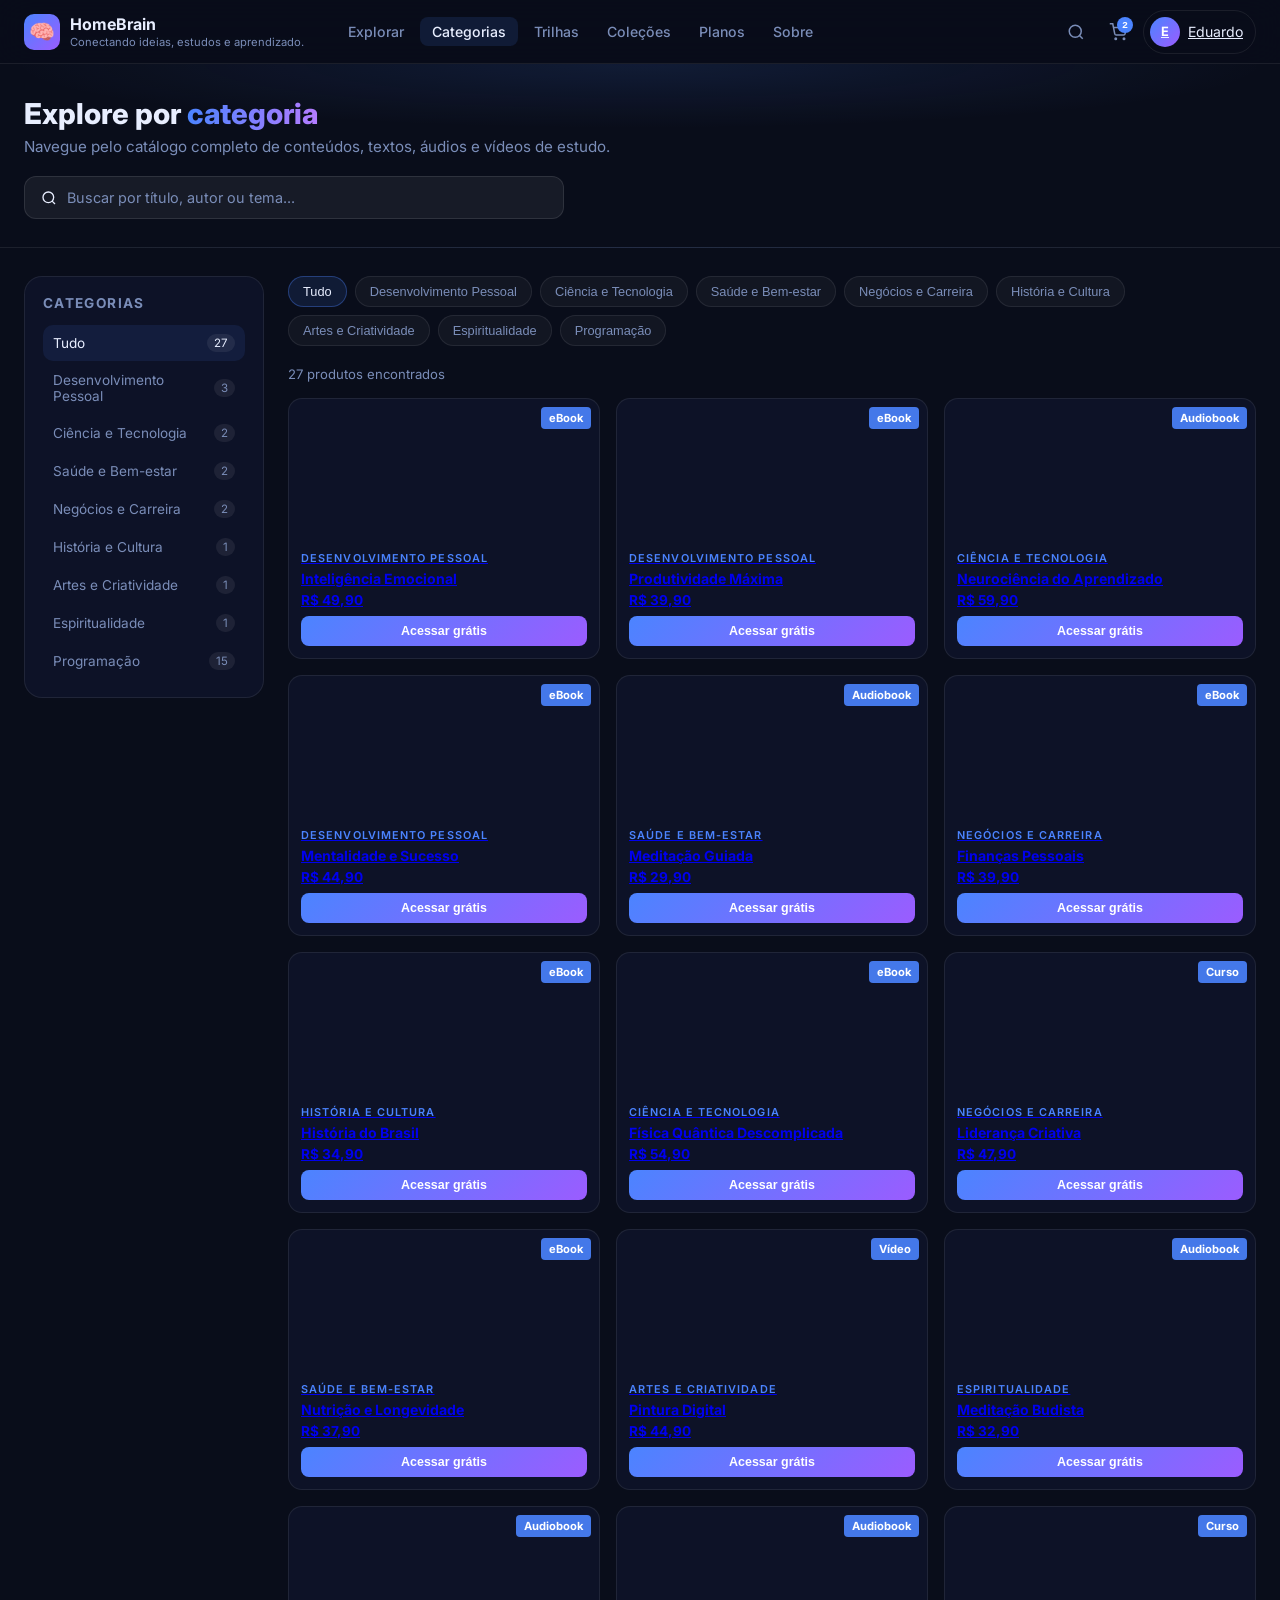
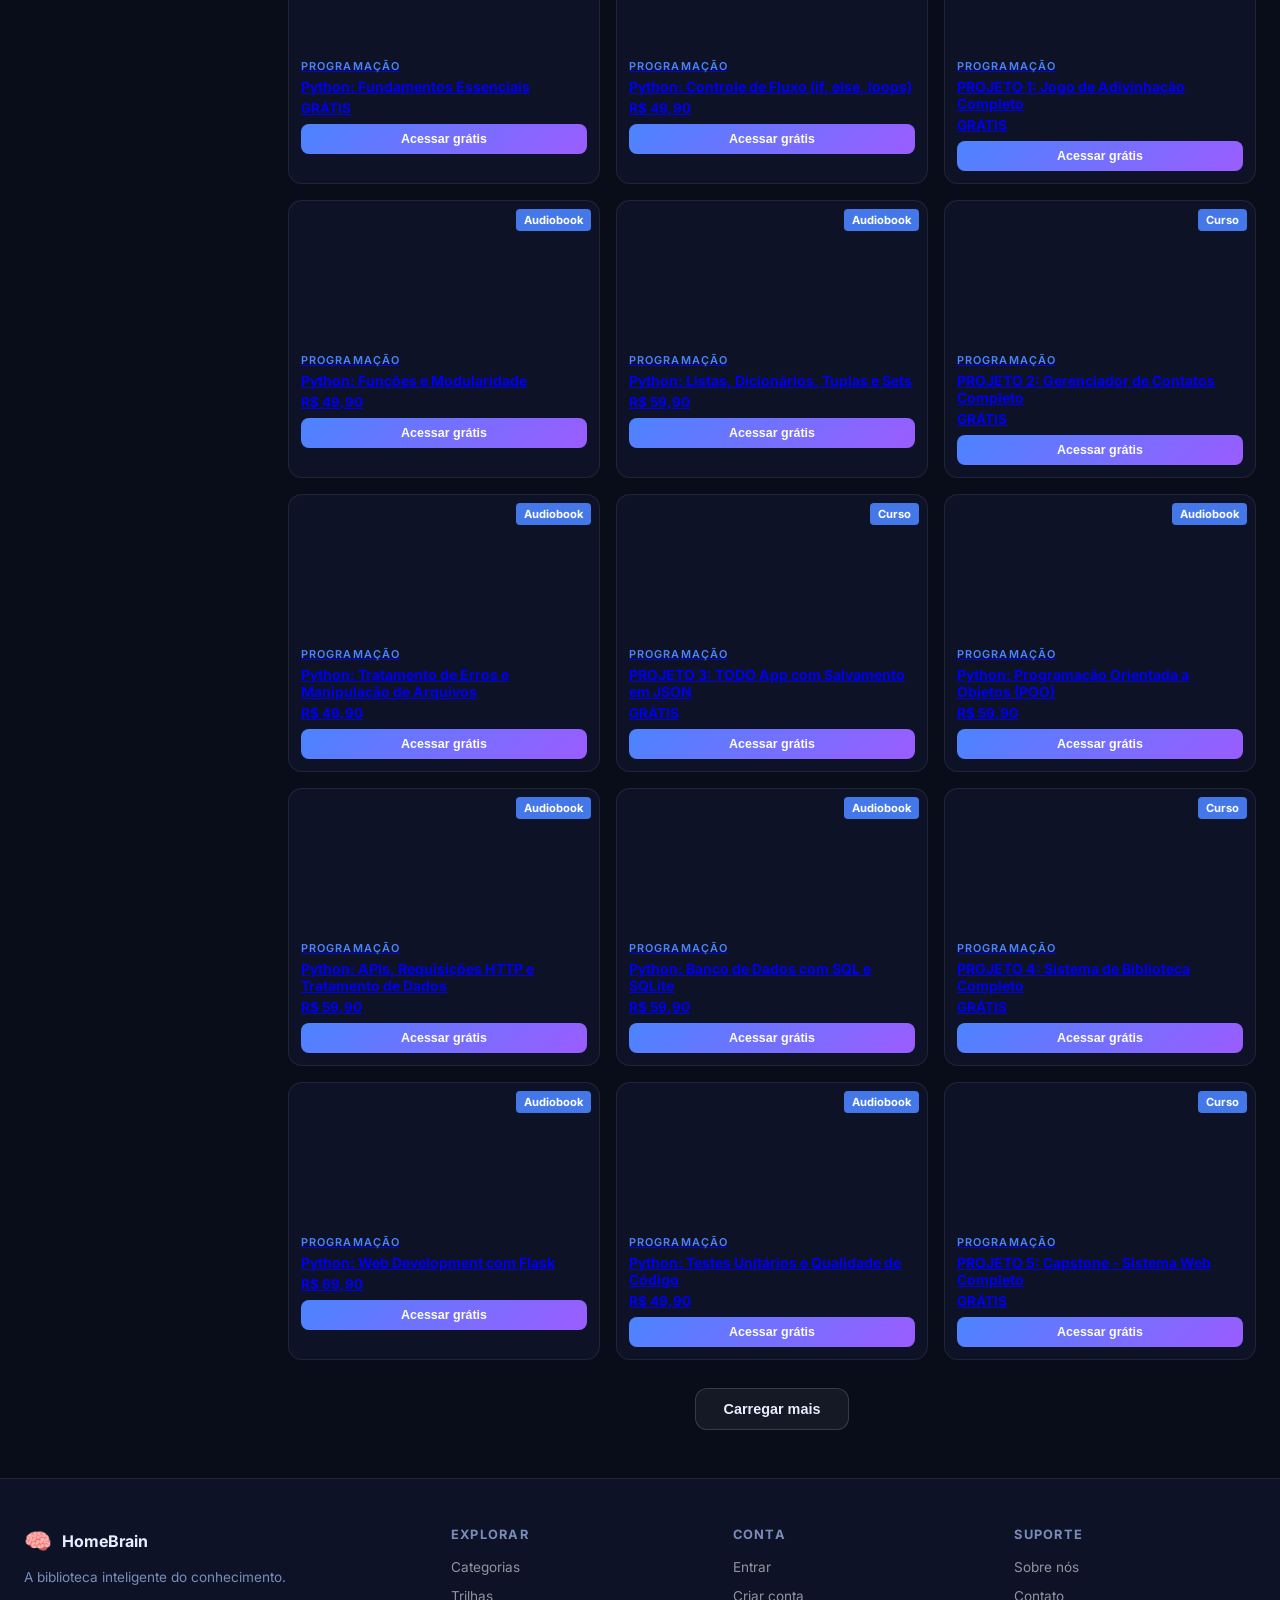
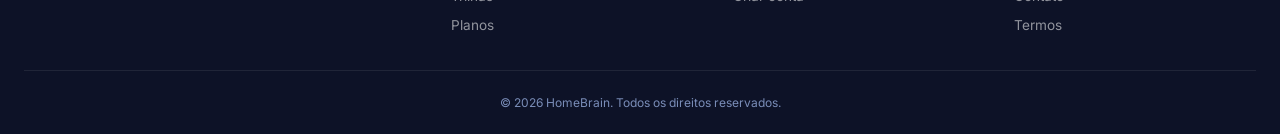
<file: categorias.html>
<!DOCTYPE html>
<html lang="pt-BR">
<head>
  <meta charset="UTF-8"/>
  <meta name="viewport" content="width=device-width, initial-scale=1.0"/>
  <title>HomeBrain | Categorias</title>
  <link rel="preconnect" href="https://fonts.googleapis.com"/>
  <link href="https://fonts.googleapis.com/css2?family=Inter:wght@400;500;600;700;800&display=swap" rel="stylesheet"/>
  <link rel="stylesheet" href="styles.css"/>
  <link rel="stylesheet" href="pages.css"/>
</head>
<body>

  <header class="hb-header">
    <div class="hb-header-inner">
      <a class="hb-logo" href="index.html">
        <div class="hb-logo-mark">🧠</div>
        <div class="hb-logo-text"><strong>HomeBrain</strong><span>Conectando ideias, estudos e aprendizado.</span></div>
      </a>
      <nav class="hb-nav" id="mainNav">
        <a href="index.html">Explorar</a>
        <a href="categorias.html">Categorias</a>
        <a href="trilhas.html">Trilhas</a>
        <a href="index.html">Coleções</a>
        <a href="planos.html">Planos</a>
        <a href="#">Sobre</a>
      </nav>
      <div class="hb-header-right">
        <button class="hb-icon-btn"><svg width="18" height="18" viewBox="0 0 24 24" fill="none" stroke="currentColor" stroke-width="2"><circle cx="11" cy="11" r="8"/><path d="M21 21l-4.35-4.35"/></svg></button>
        <button class="hb-icon-btn hb-cart-btn"><svg width="18" height="18" viewBox="0 0 24 24" fill="none" stroke="currentColor" stroke-width="2"><circle cx="9" cy="21" r="1"/><circle cx="20" cy="21" r="1"/><path d="M1 1h4l2.68 13.39a2 2 0 0 0 2 1.61h9.72a2 2 0 0 0 2-1.61L23 6H6"/></svg><span class="hb-badge">2</span></button>
        <a class="hb-user" href="login.html"><div class="hb-avatar">E</div><span>Eduardo</span></a>
      </div>
    </div>
  </header>

  <main>
    <div class="pg-cat-hero">
      <div class="pg-cat-hero-inner">
        <h1>Explore por <span class="hb-grad">categoria</span></h1>
        <p>Navegue pelo catálogo completo de conteúdos, textos, áudios e vídeos de estudo.</p>
        <label class="pg-cat-search">
          <svg width="16" height="16" viewBox="0 0 24 24" fill="none" stroke="currentColor" stroke-width="2"><circle cx="11" cy="11" r="8"/><path d="M21 21l-4.35-4.35"/></svg>
          <input type="text" id="catSearch" placeholder="Buscar por título, autor ou tema..."/>
        </label>
      </div>
    </div>

    <div class="pg-cat-layout">

      <!-- Sidebar -->
      <aside class="pg-cat-sidebar">
        <h3>Categorias</h3>
        <ul class="pg-cat-sidebar-list" id="catSidebarList"></ul>
      </aside>

      <!-- Content -->
      <div>
        <div class="pg-filter-chips" id="filterChips"></div>
        <p style="color:var(--muted);font-size:.82rem;margin-bottom:16px" id="resultCount"></p>
        <div class="pg-grid" id="catGrid"></div>
        <div style="text-align:center;margin-top:28px">
          <button class="hb-btn hb-btn-outline" id="loadMore" style="border-radius:12px;padding:12px 28px">
            Carregar mais
          </button>
        </div>
      </div>
    </div>
  </main>

  <footer class="hb-footer">
    <div class="hb-footer-inner">
      <div class="hb-footer-brand">
        <a class="hb-footer-logo" href="index.html"><span style="font-size:1.4rem">🧠</span><strong>HomeBrain</strong></a>
        <p>A biblioteca inteligente do conhecimento.</p>
      </div>
      <div class="hb-footer-col"><h4>Explorar</h4><ul><li><a href="categorias.html">Categorias</a></li><li><a href="trilhas.html">Trilhas</a></li><li><a href="planos.html">Planos</a></li></ul></div>
      <div class="hb-footer-col"><h4>Conta</h4><ul><li><a href="login.html">Entrar</a></li><li><a href="login.html">Criar conta</a></li></ul></div>
      <div class="hb-footer-col"><h4>Suporte</h4><ul><li><a href="#">Sobre nós</a></li><li><a href="#">Contato</a></li><li><a href="#">Termos</a></li></ul></div>
    </div>
    <div class="hb-footer-copy">© 2026 HomeBrain. Todos os direitos reservados.</div>
  </footer>

  <script src="content.js?v=20260728"></script>
  <script>
    // Aguarda o content.js estar carregado
    (function init() {
      if (!window.HB || !window.HB.content) {
        return requestAnimationFrame(init);
      }
      run();
    })();

    function run() {
      const { products, categories } = window.HB.content;

      document.querySelectorAll('#mainNav a').forEach(a => {
        if (a.getAttribute('href') === 'categorias.html') a.classList.add('active');
      });

      // Preparar dados dos produtos com categoria humanizada
      const allItems = products.map(p => ({
        ...p,
        price: p.priceFormatted,
        cat: p.category,
        bg: `url('${p.image}')`,
        icon: p.image
      }));

      const cats = [...new Set(allItems.map(i => i.cat))];
      let activeFilter = 'Tudo';

      // Sidebar com categorias
      const sidebarList = document.getElementById('catSidebarList');
      const allCats = ['Tudo', ...cats];
      sidebarList.innerHTML = allCats.map(c => {
        const count = c === 'Tudo' ? allItems.length : allItems.filter(i => i.cat === c).length;
        return `<li class="pg-cat-sidebar-item${c==='Tudo'?' active':''}" data-cat="${c}">
          ${c} <span class="count">${count}</span>
        </li>`;
      }).join('');

      // Filter chips
      const chipsEl = document.getElementById('filterChips');
      chipsEl.innerHTML = allCats.map(c =>
        `<button class="pg-chip${c==='Tudo'?' active':''}" data-cat="${c}">${c}</button>`
      ).join('');

      function getFiltered() {
        const q = document.getElementById('catSearch').value.toLowerCase();
        return allItems.filter(i =>
          (activeFilter === 'Tudo' || i.cat === activeFilter) &&
          (i.title.toLowerCase().includes(q) || i.cat.toLowerCase().includes(q) || i.author?.toLowerCase().includes(q))
        );
      }

      function render() {
        const items = getFiltered();
        document.getElementById('resultCount').textContent = `${items.length} produto${items.length !== 1 ? 's' : ''} encontrado${items.length !== 1 ? 's' : ''}`;
        document.getElementById('catGrid').innerHTML = items.map(item => `
          <a class="pg-grid-card" href="produto.html?id=${item.id}" style="cursor:pointer">
            <div class="pg-grid-thumb" style="background-image:${item.bg};background-size:cover;background-position:center;position:relative">
              <span class="hb-type-badge" style="position:absolute;top:8px;right:8px;background:rgba(75,132,255,0.9);padding:4px 8px;border-radius:4px;font-size:0.7rem">${item.type === 'ebook' ? 'eBook' : item.type === 'audiobook' ? 'Audiobook' : item.type === 'video' ? 'Vídeo' : 'Curso'}</span>
            </div>
            <div class="pg-grid-body">
              <div class="pg-grid-cat">${item.cat}</div>
              <div class="pg-grid-title">${item.title}</div>
              <div class="pg-grid-price">${item.price}</div>
              <button class="pg-grid-btn" onclick="event.stopPropagation();window.location='produto.html?id=${item.id}'">Acessar grátis</button>
            </div>
          </a>
        `).join('');
      }

      function setFilter(cat) {
        activeFilter = cat;
        document.querySelectorAll('.pg-chip, .pg-cat-sidebar-item').forEach(el => {
          el.classList.toggle('active', el.dataset.cat === cat);
        });
        render();
      }

      chipsEl.addEventListener('click', e => { const c = e.target.closest('[data-cat]'); if(c) setFilter(c.dataset.cat); });
      sidebarList.addEventListener('click', e => { const c = e.target.closest('[data-cat]'); if(c) setFilter(c.dataset.cat); });
      document.getElementById('catSearch').addEventListener('input', render);
      document.getElementById('loadMore').addEventListener('click', () => {
        document.getElementById('loadMore').textContent = 'Todos os resultados carregados';
        document.getElementById('loadMore').disabled = true;
      });

      render();
    }
  </script>
</body>
</html>
</file>
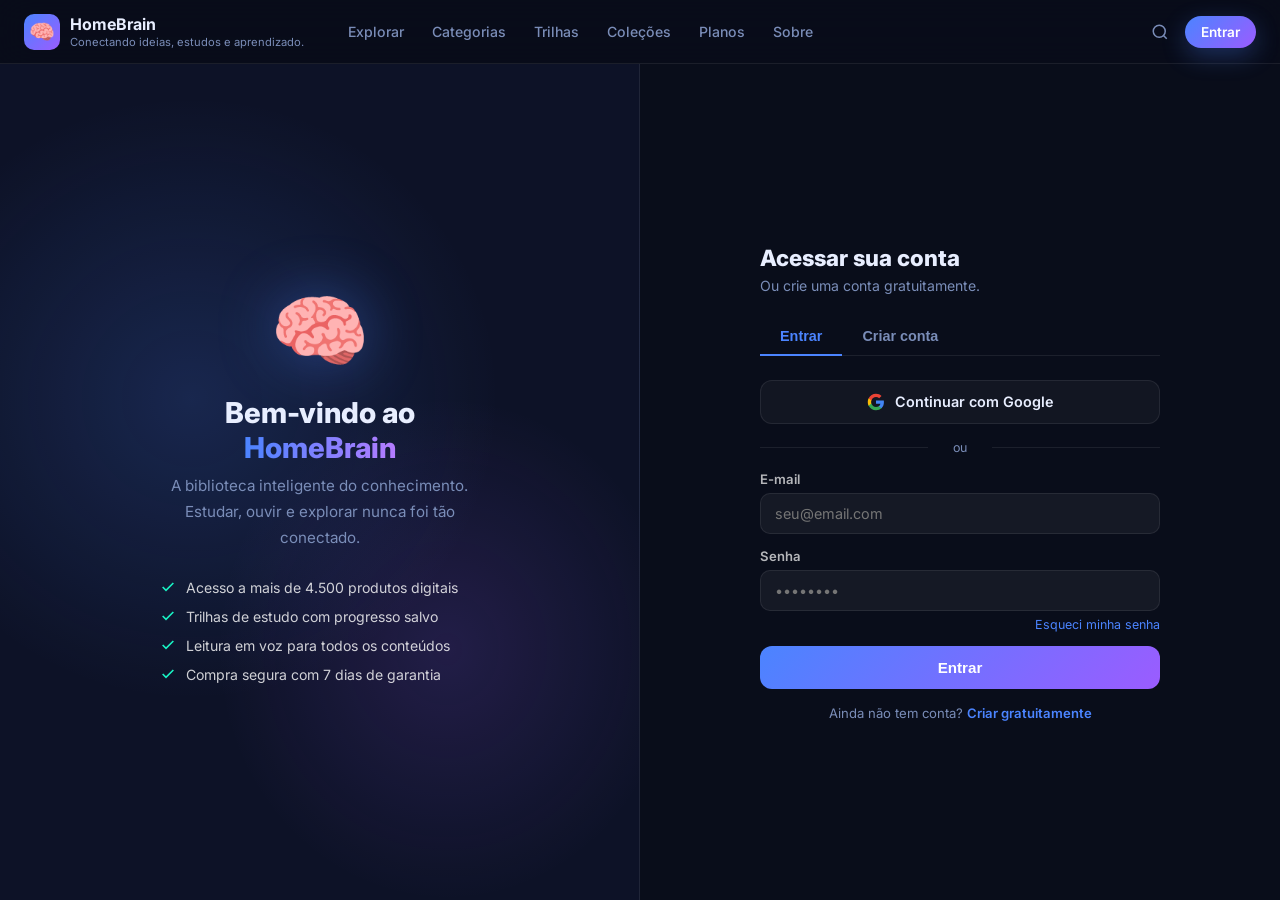
<file: login.html>
<!DOCTYPE html>
<html lang="pt-BR">
<head>
  <meta charset="UTF-8"/>
  <meta name="viewport" content="width=device-width, initial-scale=1.0"/>
  <title>HomeBrain | Entrar</title>
  <link rel="preconnect" href="https://fonts.googleapis.com"/>
  <link href="https://fonts.googleapis.com/css2?family=Inter:wght@400;500;600;700;800&display=swap" rel="stylesheet"/>
  <link rel="stylesheet" href="styles.css"/>
  <link rel="stylesheet" href="pages.css"/>
</head>
<body>

  <header class="hb-header">
    <div class="hb-header-inner">
      <a class="hb-logo" href="index.html">
        <div class="hb-logo-mark">🧠</div>
        <div class="hb-logo-text">
          <strong>HomeBrain</strong>
          <span>Conectando ideias, estudos e aprendizado.</span>
        </div>
      </a>
      <nav class="hb-nav" id="mainNav">
        <a href="index.html">Explorar</a>
        <a href="categorias.html">Categorias</a>
        <a href="trilhas.html">Trilhas</a>
        <a href="index.html">Coleções</a>
        <a href="planos.html">Planos</a>
        <a href="#">Sobre</a>
      </nav>
      <div class="hb-header-right">
        <button class="hb-icon-btn" aria-label="Buscar">
          <svg width="18" height="18" viewBox="0 0 24 24" fill="none" stroke="currentColor" stroke-width="2"><circle cx="11" cy="11" r="8"/><path d="M21 21l-4.35-4.35"/></svg>
        </button>
        <a class="hb-btn hb-btn-primary" href="login.html" style="padding:8px 16px;font-size:.85rem;border-radius:999px;">Entrar</a>
      </div>
    </div>
  </header>

  <main>
    <div class="pg-auth-wrap">

      <!-- Left brand panel -->
      <div class="pg-auth-left">
        <div class="pg-auth-left-brand">
          <div class="big-icon">🧠</div>
          <h2>Bem-vindo ao<br><span class="hb-grad">HomeBrain</span></h2>
          <p>A biblioteca inteligente do conhecimento. Estudar, ouvir e explorar nunca foi tão conectado.</p>
          <ul class="pg-auth-perks">
            <li class="pg-auth-perk">
              <svg width="16" height="16" viewBox="0 0 24 24" fill="none" stroke="currentColor" stroke-width="2.5"><polyline points="20 6 9 17 4 12"/></svg>
              Acesso a mais de 4.500 produtos digitais
            </li>
            <li class="pg-auth-perk">
              <svg width="16" height="16" viewBox="0 0 24 24" fill="none" stroke="currentColor" stroke-width="2.5"><polyline points="20 6 9 17 4 12"/></svg>
              Trilhas de estudo com progresso salvo
            </li>
            <li class="pg-auth-perk">
              <svg width="16" height="16" viewBox="0 0 24 24" fill="none" stroke="currentColor" stroke-width="2.5"><polyline points="20 6 9 17 4 12"/></svg>
              Leitura em voz para todos os conteúdos
            </li>
            <li class="pg-auth-perk">
              <svg width="16" height="16" viewBox="0 0 24 24" fill="none" stroke="currentColor" stroke-width="2.5"><polyline points="20 6 9 17 4 12"/></svg>
              Compra segura com 7 dias de garantia
            </li>
          </ul>
        </div>
      </div>

      <!-- Right form panel -->
      <div class="pg-auth-right">
        <div class="pg-auth-card">
          <h3>Acessar sua conta</h3>
          <p class="pg-auth-sub">Ou crie uma conta gratuitamente.</p>

          <div class="pg-auth-tabs">
            <button class="pg-auth-tab active" data-tab="login">Entrar</button>
            <button class="pg-auth-tab" data-tab="cadastro">Criar conta</button>
          </div>

          <!-- LOGIN FORM -->
          <div class="pg-tab-content active" id="tab-login">
            <a class="pg-google-btn" href="#">
              <svg width="18" height="18" viewBox="0 0 24 24"><path d="M22.56 12.25c0-.78-.07-1.53-.2-2.25H12v4.26h5.92c-.26 1.37-1.04 2.53-2.21 3.31v2.77h3.57c2.08-1.92 3.28-4.74 3.28-8.09z" fill="#4285F4"/><path d="M12 23c2.97 0 5.46-.98 7.28-2.66l-3.57-2.77c-.98.66-2.23 1.06-3.71 1.06-2.86 0-5.29-1.93-6.16-4.53H2.18v2.84C3.99 20.53 7.7 23 12 23z" fill="#34A853"/><path d="M5.84 14.09c-.22-.66-.35-1.36-.35-2.09s.13-1.43.35-2.09V7.07H2.18C1.43 8.55 1 10.22 1 12s.43 3.45 1.18 4.93l2.85-2.22.81-.62z" fill="#FBBC05"/><path d="M12 5.38c1.62 0 3.06.56 4.21 1.64l3.15-3.15C17.45 2.09 14.97 1 12 1 7.7 1 3.99 3.47 2.18 7.07l3.66 2.84c.87-2.6 3.3-4.53 6.16-4.53z" fill="#EA4335"/></svg>
              Continuar com Google
            </a>
            <div class="pg-auth-divider" style="margin:16px 0">ou</div>
            <form class="pg-form" onsubmit="return false">
              <div class="pg-form-group">
                <label for="email">E-mail</label>
                <input class="pg-form-input" id="email" type="email" placeholder="seu@email.com" autocomplete="email"/>
              </div>
              <div class="pg-form-group">
                <label for="senha">Senha</label>
                <input class="pg-form-input" id="senha" type="password" placeholder="••••••••" autocomplete="current-password"/>
                <a class="pg-form-forgot" href="#">Esqueci minha senha</a>
              </div>
              <button class="pg-form-submit" type="submit" onclick="window.location='index.html'">Entrar</button>
            </form>
          </div>

          <!-- CADASTRO FORM -->
          <div class="pg-tab-content" id="tab-cadastro">
            <a class="pg-google-btn" href="#">
              <svg width="18" height="18" viewBox="0 0 24 24"><path d="M22.56 12.25c0-.78-.07-1.53-.2-2.25H12v4.26h5.92c-.26 1.37-1.04 2.53-2.21 3.31v2.77h3.57c2.08-1.92 3.28-4.74 3.28-8.09z" fill="#4285F4"/><path d="M12 23c2.97 0 5.46-.98 7.28-2.66l-3.57-2.77c-.98.66-2.23 1.06-3.71 1.06-2.86 0-5.29-1.93-6.16-4.53H2.18v2.84C3.99 20.53 7.7 23 12 23z" fill="#34A853"/><path d="M5.84 14.09c-.22-.66-.35-1.36-.35-2.09s.13-1.43.35-2.09V7.07H2.18C1.43 8.55 1 10.22 1 12s.43 3.45 1.18 4.93l2.85-2.22.81-.62z" fill="#FBBC05"/><path d="M12 5.38c1.62 0 3.06.56 4.21 1.64l3.15-3.15C17.45 2.09 14.97 1 12 1 7.7 1 3.99 3.47 2.18 7.07l3.66 2.84c.87-2.6 3.3-4.53 6.16-4.53z" fill="#EA4335"/></svg>
              Cadastrar com Google
            </a>
            <div class="pg-auth-divider" style="margin:16px 0">ou</div>
            <form class="pg-form" onsubmit="return false">
              <div class="pg-form-group">
                <label for="nome">Nome completo</label>
                <input class="pg-form-input" id="nome" type="text" placeholder="Seu nome" autocomplete="name"/>
              </div>
              <div class="pg-form-group">
                <label for="email2">E-mail</label>
                <input class="pg-form-input" id="email2" type="email" placeholder="seu@email.com" autocomplete="email"/>
              </div>
              <div class="pg-form-group">
                <label for="senha2">Senha</label>
                <input class="pg-form-input" id="senha2" type="password" placeholder="Mínimo 8 caracteres" autocomplete="new-password"/>
              </div>
              <button class="pg-form-submit" type="submit" onclick="window.location='index.html'">Criar conta gratuita</button>
            </form>
          </div>

          <p class="pg-auth-switch">
            Ainda não tem conta? <a href="#" data-switch="cadastro">Criar gratuitamente</a>
          </p>
        </div>
      </div>
    </div>
  </main>

  <script src="content.js?v=20260728"></script>
  <script>
    // Auth tabs
    const authTabs = document.querySelectorAll('.pg-auth-tab');
    authTabs.forEach(tab => {
      tab.addEventListener('click', () => {
        authTabs.forEach(t => t.classList.remove('active'));
        tab.classList.add('active');
        document.querySelectorAll('.pg-tab-content').forEach(c => c.classList.remove('active'));
        document.getElementById('tab-' + tab.dataset.tab).classList.add('active');
      });
    });
    document.querySelectorAll('[data-switch]').forEach(a => {
      a.addEventListener('click', e => {
        e.preventDefault();
        document.querySelector(`.pg-auth-tab[data-tab="${a.dataset.switch}"]`).click();
      });
    });
  </script>
</body>
</html>
</file>
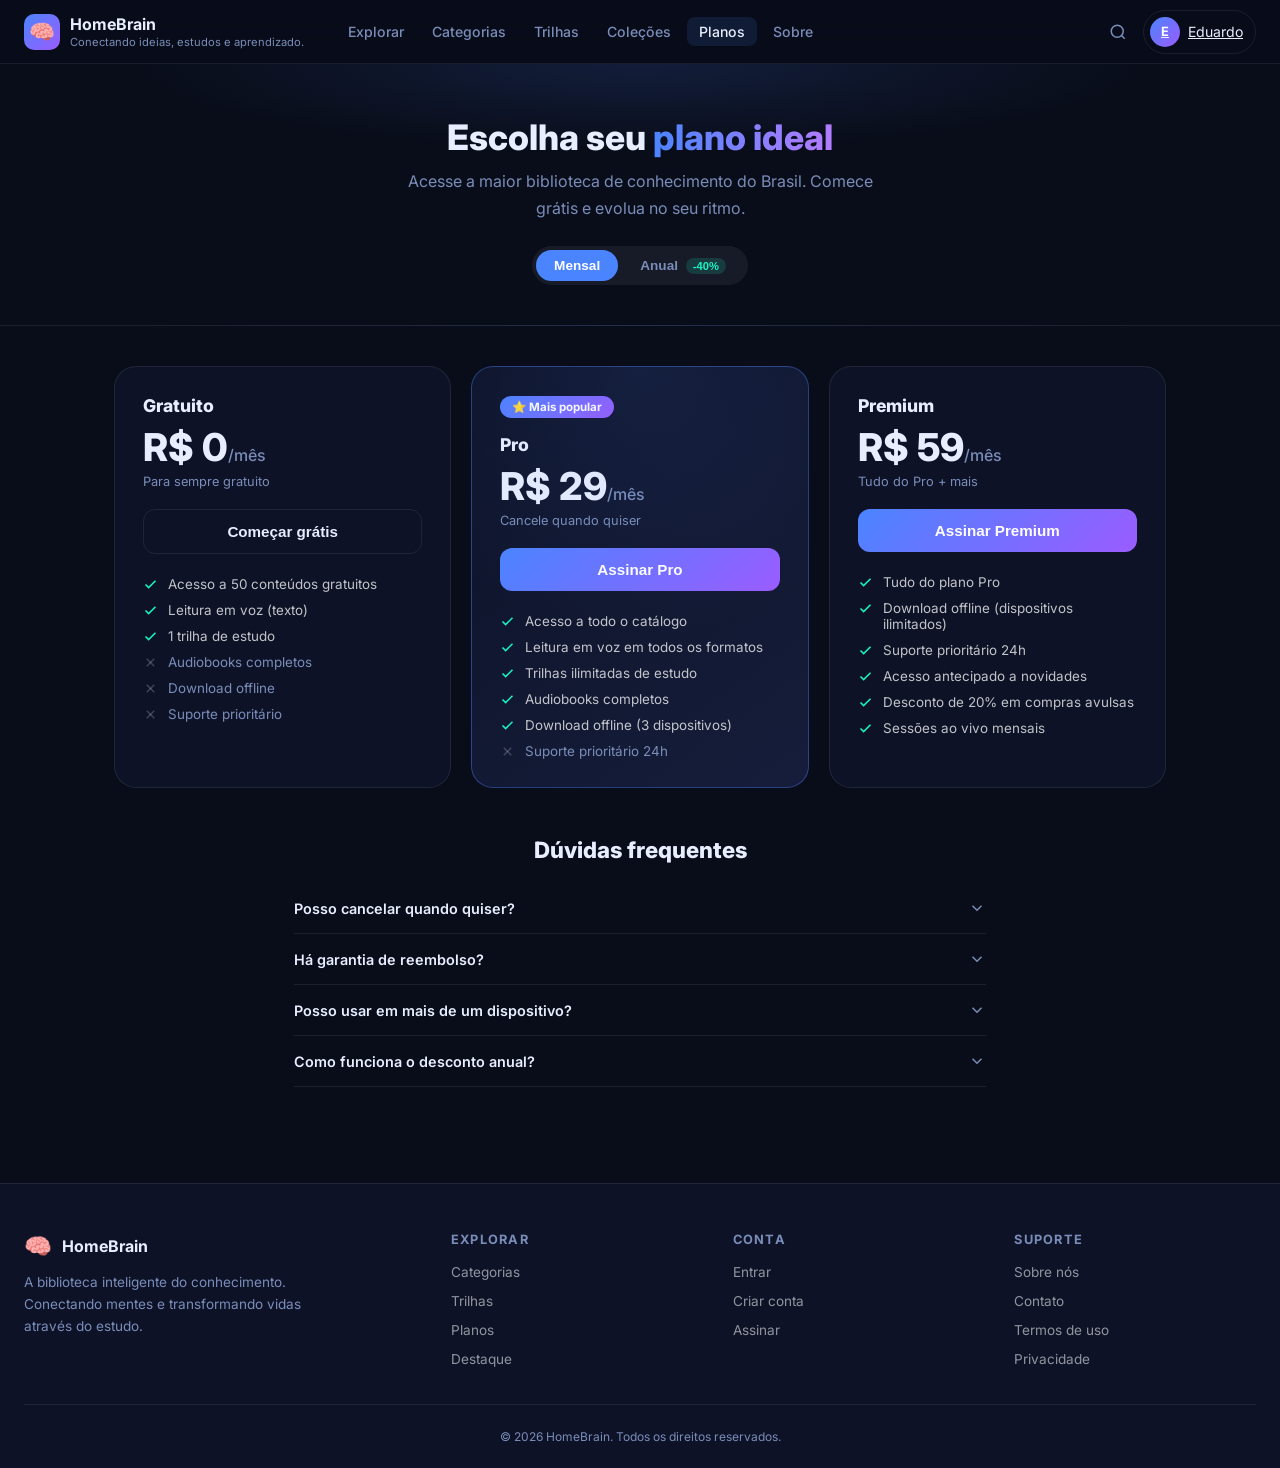
<file: planos.html>
<!DOCTYPE html>
<html lang="pt-BR">
<head>
  <meta charset="UTF-8"/>
  <meta name="viewport" content="width=device-width, initial-scale=1.0"/>
  <title>HomeBrain | Planos</title>
  <link rel="preconnect" href="https://fonts.googleapis.com"/>
  <link href="https://fonts.googleapis.com/css2?family=Inter:wght@400;500;600;700;800&display=swap" rel="stylesheet"/>
  <link rel="stylesheet" href="styles.css"/>
  <link rel="stylesheet" href="pages.css"/>
</head>
<body>

  <header class="hb-header">
    <div class="hb-header-inner">
      <a class="hb-logo" href="index.html">
        <div class="hb-logo-mark">🧠</div>
        <div class="hb-logo-text"><strong>HomeBrain</strong><span>Conectando ideias, estudos e aprendizado.</span></div>
      </a>
      <nav class="hb-nav" id="mainNav">
        <a href="index.html">Explorar</a>
        <a href="categorias.html">Categorias</a>
        <a href="trilhas.html">Trilhas</a>
        <a href="index.html">Coleções</a>
        <a href="planos.html">Planos</a>
        <a href="#">Sobre</a>
      </nav>
      <div class="hb-header-right">
        <button class="hb-icon-btn"><svg width="18" height="18" viewBox="0 0 24 24" fill="none" stroke="currentColor" stroke-width="2"><circle cx="11" cy="11" r="8"/><path d="M21 21l-4.35-4.35"/></svg></button>
        <a class="hb-user" href="login.html">
          <div class="hb-avatar">E</div><span>Eduardo</span>
        </a>
      </div>
    </div>
  </header>

  <main>

    <!-- Hero -->
    <div class="pg-plans-hero">
      <h1>Escolha seu <span class="hb-grad">plano ideal</span></h1>
      <p>Acesse a maior biblioteca de conhecimento do Brasil. Comece grátis e evolua no seu ritmo.</p>
      <div class="pg-toggle">
        <button class="pg-toggle-btn active" id="btnMensal">Mensal</button>
        <button class="pg-toggle-btn" id="btnAnual">Anual <span style="font-size:.7rem;background:rgba(25,242,196,.15);color:#19f2c4;padding:2px 7px;border-radius:999px;margin-left:4px">-40%</span></button>
      </div>
    </div>

    <!-- Pricing cards -->
    <div class="pg-plans-grid" id="plansGrid">

      <!-- Gratuito -->
      <div class="pg-plan-card">
        <div class="pg-plan-name">Gratuito</div>
        <div class="pg-plan-price">R$ 0<span>/mês</span></div>
        <div class="pg-plan-period">Para sempre gratuito</div>
        <button class="pg-plan-cta outline" onclick="window.location='login.html'">Começar grátis</button>
        <ul class="pg-plan-features">
          <li class="pg-plan-feat"><svg width="15" height="15" viewBox="0 0 24 24" fill="none" stroke="currentColor" stroke-width="2.5"><polyline points="20 6 9 17 4 12"/></svg> Acesso a 50 conteúdos gratuitos</li>
          <li class="pg-plan-feat"><svg width="15" height="15" viewBox="0 0 24 24" fill="none" stroke="currentColor" stroke-width="2.5"><polyline points="20 6 9 17 4 12"/></svg> Leitura em voz (texto)</li>
          <li class="pg-plan-feat"><svg width="15" height="15" viewBox="0 0 24 24" fill="none" stroke="currentColor" stroke-width="2.5"><polyline points="20 6 9 17 4 12"/></svg> 1 trilha de estudo</li>
          <li class="pg-plan-feat disabled"><svg width="15" height="15" viewBox="0 0 24 24" fill="none" stroke="currentColor" stroke-width="2.5"><line x1="18" y1="6" x2="6" y2="18"/><line x1="6" y1="6" x2="18" y2="18"/></svg> Audiobooks completos</li>
          <li class="pg-plan-feat disabled"><svg width="15" height="15" viewBox="0 0 24 24" fill="none" stroke="currentColor" stroke-width="2.5"><line x1="18" y1="6" x2="6" y2="18"/><line x1="6" y1="6" x2="18" y2="18"/></svg> Download offline</li>
          <li class="pg-plan-feat disabled"><svg width="15" height="15" viewBox="0 0 24 24" fill="none" stroke="currentColor" stroke-width="2.5"><line x1="18" y1="6" x2="6" y2="18"/><line x1="6" y1="6" x2="18" y2="18"/></svg> Suporte prioritário</li>
        </ul>
      </div>

      <!-- Pro (featured) -->
      <div class="pg-plan-card featured">
        <div class="pg-plan-badge">⭐ Mais popular</div>
        <div class="pg-plan-name">Pro</div>
        <div class="pg-plan-price" id="priceProMensal">R$ 29<span>/mês</span></div>
        <div class="pg-plan-period" id="periodPro">Cancele quando quiser</div>
        <button class="pg-plan-cta primary" onclick="window.location='login.html'">Assinar Pro</button>
        <ul class="pg-plan-features">
          <li class="pg-plan-feat"><svg width="15" height="15" viewBox="0 0 24 24" fill="none" stroke="currentColor" stroke-width="2.5"><polyline points="20 6 9 17 4 12"/></svg> Acesso a todo o catálogo</li>
          <li class="pg-plan-feat"><svg width="15" height="15" viewBox="0 0 24 24" fill="none" stroke="currentColor" stroke-width="2.5"><polyline points="20 6 9 17 4 12"/></svg> Leitura em voz em todos os formatos</li>
          <li class="pg-plan-feat"><svg width="15" height="15" viewBox="0 0 24 24" fill="none" stroke="currentColor" stroke-width="2.5"><polyline points="20 6 9 17 4 12"/></svg> Trilhas ilimitadas de estudo</li>
          <li class="pg-plan-feat"><svg width="15" height="15" viewBox="0 0 24 24" fill="none" stroke="currentColor" stroke-width="2.5"><polyline points="20 6 9 17 4 12"/></svg> Audiobooks completos</li>
          <li class="pg-plan-feat"><svg width="15" height="15" viewBox="0 0 24 24" fill="none" stroke="currentColor" stroke-width="2.5"><polyline points="20 6 9 17 4 12"/></svg> Download offline (3 dispositivos)</li>
          <li class="pg-plan-feat disabled"><svg width="15" height="15" viewBox="0 0 24 24" fill="none" stroke="currentColor" stroke-width="2.5"><line x1="18" y1="6" x2="6" y2="18"/><line x1="6" y1="6" x2="18" y2="18"/></svg> Suporte prioritário 24h</li>
        </ul>
      </div>

      <!-- Premium -->
      <div class="pg-plan-card">
        <div class="pg-plan-name">Premium</div>
        <div class="pg-plan-price" id="pricePremiumMensal">R$ 59<span>/mês</span></div>
        <div class="pg-plan-period" id="periodPremium">Tudo do Pro + mais</div>
        <button class="pg-plan-cta primary" onclick="window.location='login.html'">Assinar Premium</button>
        <ul class="pg-plan-features">
          <li class="pg-plan-feat"><svg width="15" height="15" viewBox="0 0 24 24" fill="none" stroke="currentColor" stroke-width="2.5"><polyline points="20 6 9 17 4 12"/></svg> Tudo do plano Pro</li>
          <li class="pg-plan-feat"><svg width="15" height="15" viewBox="0 0 24 24" fill="none" stroke="currentColor" stroke-width="2.5"><polyline points="20 6 9 17 4 12"/></svg> Download offline (dispositivos ilimitados)</li>
          <li class="pg-plan-feat"><svg width="15" height="15" viewBox="0 0 24 24" fill="none" stroke="currentColor" stroke-width="2.5"><polyline points="20 6 9 17 4 12"/></svg> Suporte prioritário 24h</li>
          <li class="pg-plan-feat"><svg width="15" height="15" viewBox="0 0 24 24" fill="none" stroke="currentColor" stroke-width="2.5"><polyline points="20 6 9 17 4 12"/></svg> Acesso antecipado a novidades</li>
          <li class="pg-plan-feat"><svg width="15" height="15" viewBox="0 0 24 24" fill="none" stroke="currentColor" stroke-width="2.5"><polyline points="20 6 9 17 4 12"/></svg> Desconto de 20% em compras avulsas</li>
          <li class="pg-plan-feat"><svg width="15" height="15" viewBox="0 0 24 24" fill="none" stroke="currentColor" stroke-width="2.5"><polyline points="20 6 9 17 4 12"/></svg> Sessões ao vivo mensais</li>
        </ul>
      </div>

    </div>

    <!-- FAQ -->
    <div class="pg-faq">
      <h2>Dúvidas frequentes</h2>

      <div class="pg-faq-item">
        <div class="pg-faq-q">Posso cancelar quando quiser?
          <svg width="18" height="18" viewBox="0 0 24 24" fill="none" stroke="currentColor" stroke-width="2"><path d="M6 9l6 6 6-6"/></svg>
        </div>
        <div class="pg-faq-a">Sim. Você pode cancelar a qualquer momento pelo painel de conta. O acesso permanece até o fim do período já pago.</div>
      </div>

      <div class="pg-faq-item">
        <div class="pg-faq-q">Há garantia de reembolso?
          <svg width="18" height="18" viewBox="0 0 24 24" fill="none" stroke="currentColor" stroke-width="2"><path d="M6 9l6 6 6-6"/></svg>
        </div>
        <div class="pg-faq-a">Sim. Oferecemos 7 dias de garantia total. Basta entrar em contato e devolveremos 100% do valor.</div>
      </div>

      <div class="pg-faq-item">
        <div class="pg-faq-q">Posso usar em mais de um dispositivo?
          <svg width="18" height="18" viewBox="0 0 24 24" fill="none" stroke="currentColor" stroke-width="2"><path d="M6 9l6 6 6-6"/></svg>
        </div>
        <div class="pg-faq-a">No plano Pro você pode usar em até 3 dispositivos. No Premium, o acesso é ilimitado.</div>
      </div>

      <div class="pg-faq-item">
        <div class="pg-faq-q">Como funciona o desconto anual?
          <svg width="18" height="18" viewBox="0 0 24 24" fill="none" stroke="currentColor" stroke-width="2"><path d="M6 9l6 6 6-6"/></svg>
        </div>
        <div class="pg-faq-a">Ao escolher o plano anual, você paga 12 meses de uma vez e recebe 40% de desconto em relação ao preço mensal. É a opção mais econômica.</div>
      </div>

    </div>

  </main>

  <footer class="hb-footer">
    <div class="hb-footer-inner">
      <div class="hb-footer-brand">
        <a class="hb-footer-logo" href="index.html">
          <span style="font-size:1.4rem">🧠</span>
          <strong>HomeBrain</strong>
        </a>
        <p>A biblioteca inteligente do conhecimento. Conectando mentes e transformando vidas através do estudo.</p>
      </div>
      <div class="hb-footer-col">
        <h4>Explorar</h4>
        <ul>
          <li><a href="categorias.html">Categorias</a></li>
          <li><a href="trilhas.html">Trilhas</a></li>
          <li><a href="planos.html">Planos</a></li>
          <li><a href="produto.html">Destaque</a></li>
        </ul>
      </div>
      <div class="hb-footer-col">
        <h4>Conta</h4>
        <ul>
          <li><a href="login.html">Entrar</a></li>
          <li><a href="login.html">Criar conta</a></li>
          <li><a href="planos.html">Assinar</a></li>
        </ul>
      </div>
      <div class="hb-footer-col">
        <h4>Suporte</h4>
        <ul>
          <li><a href="#">Sobre nós</a></li>
          <li><a href="#">Contato</a></li>
          <li><a href="#">Termos de uso</a></li>
          <li><a href="#">Privacidade</a></li>
        </ul>
      </div>
    </div>
    <div class="hb-footer-copy">© 2026 HomeBrain. Todos os direitos reservados.</div>
  </footer>

  <script src="content.js?v=20260728"></script>
  <script>
    // Active nav
    document.querySelectorAll('#mainNav a').forEach(a => {
      if (a.getAttribute('href') === 'planos.html') a.classList.add('active');
    });

    // Toggle mensal/anual
    const prices = { pro: { mensal: 'R$ 29', anual: 'R$ 17' }, premium: { mensal: 'R$ 59', anual: 'R$ 35' } };
    let mode = 'mensal';
    function setMode(m) {
      mode = m;
      document.getElementById('btnMensal').classList.toggle('active', m === 'mensal');
      document.getElementById('btnAnual').classList.toggle('active', m === 'anual');
      document.getElementById('priceProMensal').innerHTML = `${prices.pro[m]}<span>/mês</span>`;
      document.getElementById('pricePremiumMensal').innerHTML = `${prices.premium[m]}<span>/mês</span>`;
      document.getElementById('periodPro').textContent = m === 'anual' ? 'Cobrado anualmente' : 'Cancele quando quiser';
      document.getElementById('periodPremium').textContent = m === 'anual' ? 'Cobrado anualmente' : 'Tudo do Pro + mais';
    }
    document.getElementById('btnMensal').addEventListener('click', () => setMode('mensal'));
    document.getElementById('btnAnual').addEventListener('click', () => setMode('anual'));

    // FAQ accordion
    document.querySelectorAll('.pg-faq-item').forEach(item => {
      item.querySelector('.pg-faq-q').addEventListener('click', () => {
        item.classList.toggle('open');
      });
    });
  </script>
</body>
</html>
</file>
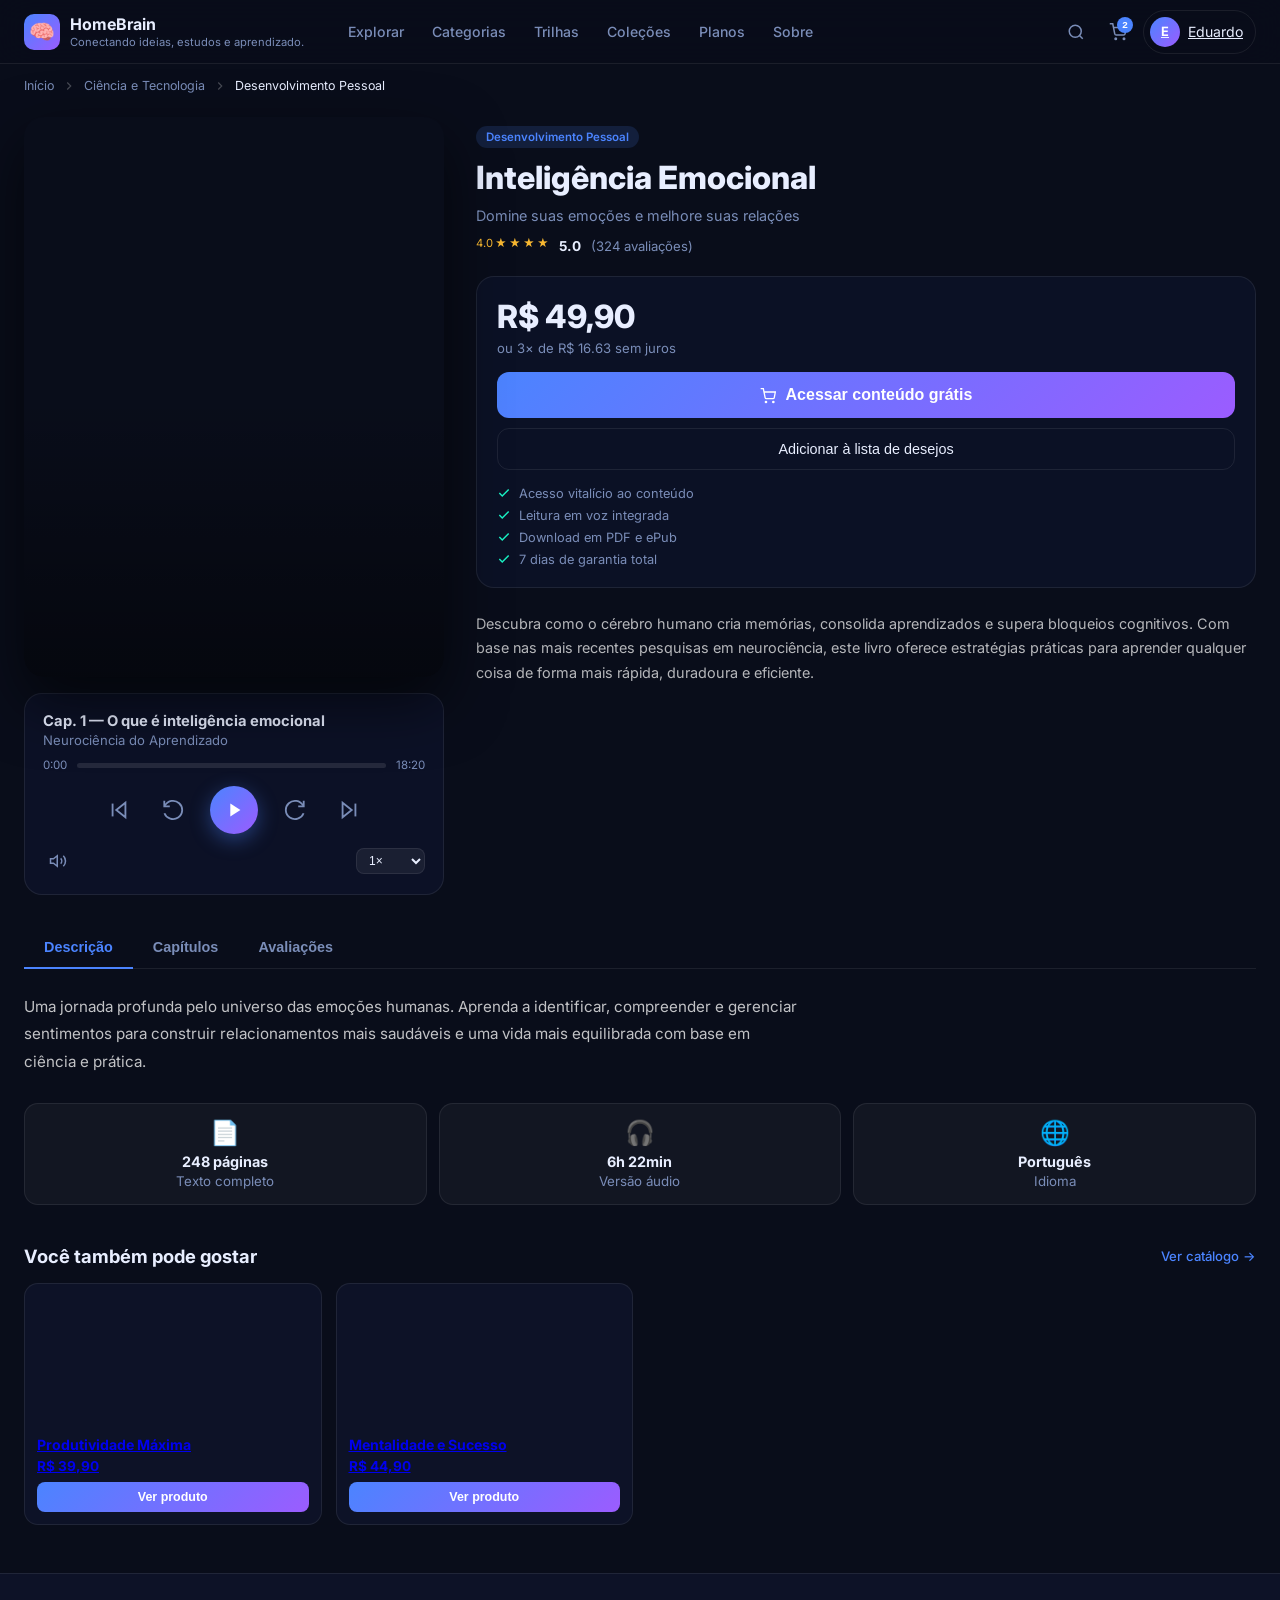
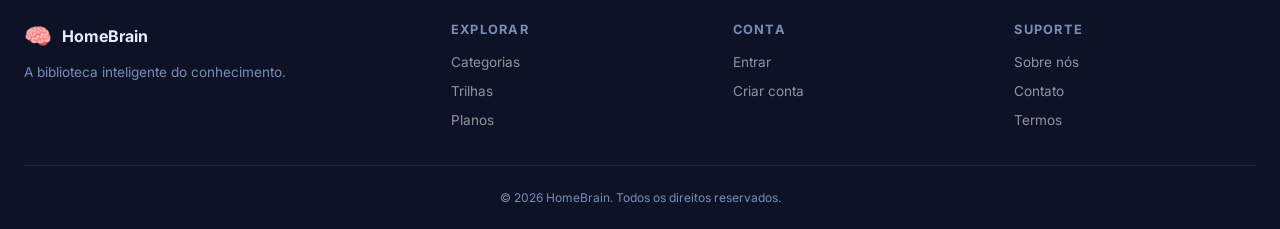
<file: produto.html>
<!DOCTYPE html>
<html lang="pt-BR">
<head>
  <meta charset="UTF-8"/>
  <meta name="viewport" content="width=device-width, initial-scale=1.0"/>
  <title>HomeBrain | Neurociência do Aprendizado</title>
  <link rel="preconnect" href="https://fonts.googleapis.com"/>
  <link href="https://fonts.googleapis.com/css2?family=Inter:wght@400;500;600;700;800&display=swap" rel="stylesheet"/>
  <link rel="stylesheet" href="styles.css"/>
  <link rel="stylesheet" href="pages.css"/>
</head>
<body>

  <header class="hb-header">
    <div class="hb-header-inner">
      <a class="hb-logo" href="index.html">
        <div class="hb-logo-mark">🧠</div>
        <div class="hb-logo-text"><strong>HomeBrain</strong><span>Conectando ideias, estudos e aprendizado.</span></div>
      </a>
      <nav class="hb-nav" id="mainNav">
        <a href="index.html">Explorar</a>
        <a href="categorias.html">Categorias</a>
        <a href="trilhas.html">Trilhas</a>
        <a href="index.html">Coleções</a>
        <a href="planos.html">Planos</a>
        <a href="#">Sobre</a>
      </nav>
      <div class="hb-header-right">
        <button class="hb-icon-btn"><svg width="18" height="18" viewBox="0 0 24 24" fill="none" stroke="currentColor" stroke-width="2"><circle cx="11" cy="11" r="8"/><path d="M21 21l-4.35-4.35"/></svg></button>
        <button class="hb-icon-btn hb-cart-btn"><svg width="18" height="18" viewBox="0 0 24 24" fill="none" stroke="currentColor" stroke-width="2"><circle cx="9" cy="21" r="1"/><circle cx="20" cy="21" r="1"/><path d="M1 1h4l2.68 13.39a2 2 0 0 0 2 1.61h9.72a2 2 0 0 0 2-1.61L23 6H6"/></svg><span class="hb-badge">2</span></button>
        <a class="hb-user" href="login.html"><div class="hb-avatar">E</div><span>Eduardo</span></a>
      </div>
    </div>
  </header>

  <!-- Breadcrumb -->
  <div class="pg-breadcrumb">
    <a href="index.html">Início</a>
    <svg width="14" height="14" viewBox="0 0 24 24" fill="none" stroke="currentColor" stroke-width="2"><path d="M9 18l6-6-6-6"/></svg>
    <a href="categorias.html">Ciência e Tecnologia</a>
    <svg width="14" height="14" viewBox="0 0 24 24" fill="none" stroke="currentColor" stroke-width="2"><path d="M9 18l6-6-6-6"/></svg>
    <span>Neurociência do Aprendizado</span>
  </div>

  <main>

    <!-- Product layout -->
    <div class="pg-product-wrap">

      <!-- Left: cover + audio player -->
      <div>
        <div class="pg-product-cover" style="background:linear-gradient(155deg,#003d2e,#006651,#0a2d00)">
          <span style="font-size:7rem;filter:drop-shadow(0 0 30px rgba(0,200,120,0.5))">🔬</span>
        </div>

        <!-- Audio Player -->
        <div class="hb-player">
          <div class="hb-player-track">
            <strong id="playerTitle">Cap. 1 — Como o cérebro aprende</strong>
            <span>Neurociência do Aprendizado</span>
          </div>

          <div class="hb-player-progress-wrap">
            <span class="hb-player-time" id="timeElapsed">0:00</span>
            <div class="hb-player-bar" id="progressBar">
              <div class="hb-player-fill" id="progressFill"></div>
            </div>
            <span class="hb-player-time" id="timeTotal">24:38</span>
          </div>

          <div class="hb-player-controls">
            <button class="hb-ctrl-btn" id="prevBtn" title="Capítulo anterior">
              <svg width="22" height="22" viewBox="0 0 24 24" fill="none" stroke="currentColor" stroke-width="2"><polygon points="19 20 9 12 19 4 19 20"/><line x1="5" y1="19" x2="5" y2="5"/></svg>
            </button>
            <button class="hb-ctrl-btn" id="rewindBtn" title="Voltar 15s">
              <svg width="22" height="22" viewBox="0 0 24 24" fill="none" stroke="currentColor" stroke-width="2"><path d="M2.5 2v6h6"/><path d="M2.66 15.57a10 10 0 1 0 .57-8.38"/></svg>
            </button>
            <button class="hb-play-btn" id="playBtn" title="Play/Pause">
              <svg id="playIcon" width="22" height="22" viewBox="0 0 24 24" fill="currentColor"><path d="M8 5v14l11-7z"/></svg>
              <svg id="pauseIcon" width="22" height="22" viewBox="0 0 24 24" fill="currentColor" style="display:none"><rect x="6" y="4" width="4" height="16"/><rect x="14" y="4" width="4" height="16"/></svg>
            </button>
            <button class="hb-ctrl-btn" id="forwardBtn" title="Avançar 15s">
              <svg width="22" height="22" viewBox="0 0 24 24" fill="none" stroke="currentColor" stroke-width="2"><path d="M21.5 2v6h-6"/><path d="M21.34 15.57a10 10 0 1 1-.57-8.38"/></svg>
            </button>
            <button class="hb-ctrl-btn" id="nextBtn2" title="Próximo capítulo">
              <svg width="22" height="22" viewBox="0 0 24 24" fill="none" stroke="currentColor" stroke-width="2"><polygon points="5 4 15 12 5 20 5 4"/><line x1="19" y1="5" x2="19" y2="19"/></svg>
            </button>
          </div>

          <div class="hb-player-footer">
            <button class="hb-ctrl-btn" id="voiceBtn" title="Leitura em voz">
              <svg width="18" height="18" viewBox="0 0 24 24" fill="none" stroke="currentColor" stroke-width="2"><polygon points="11 5 6 9 2 9 2 15 6 15 11 19 11 5"/><path d="M19.07 4.93a10 10 0 0 1 0 14.14"/><path d="M15.54 8.46a5 5 0 0 1 0 7.07"/></svg>
            </button>
            <select class="hb-speed-select" id="speedSelect">
              <option value="0.75">0.75×</option>
              <option value="1" selected>1×</option>
              <option value="1.25">1.25×</option>
              <option value="1.5">1.5×</option>
              <option value="2">2×</option>
            </select>
          </div>
        </div>
      </div>

      <!-- Right: details + buy -->
      <div class="pg-product-detail">
        <span class="pg-cat-badge">🔬 Ciência e Tecnologia</span>
        <h1>Neurociência do Aprendizado</h1>
        <p class="pg-author">Por <strong>Dr. Carlos Menezes</strong> · Publicado em 2025</p>

        <div class="pg-rating-row">
          <div class="hb-stars">
            <span class="hb-star">★</span><span class="hb-star">★</span>
            <span class="hb-star">★</span><span class="hb-star">★</span><span class="hb-star">★</span>
          </div>
          <span style="font-size:.85rem;font-weight:700">5.0</span>
          <span style="font-size:.82rem;color:var(--muted)">(412 avaliações)</span>
        </div>

        <!-- Buy panel -->
        <div class="pg-buy-panel">
          <div class="pg-price">GRÁTIS</div>
          <div class="pg-installment">Acesso liberado para teste gratuito</div>
          <button class="pg-buy-now" onclick="document.querySelector('.pg-tab-btn[data-tab=chapters]')?.click(); window.scrollTo({top: document.querySelector('.pg-tabs')?.offsetTop || 0, behavior:'smooth'})">
            <svg width="16" height="16" viewBox="0 0 24 24" fill="none" stroke="currentColor" stroke-width="2" style="display:inline;vertical-align:middle;margin-right:6px"><circle cx="9" cy="21" r="1"/><circle cx="20" cy="21" r="1"/><path d="M1 1h4l2.68 13.39a2 2 0 0 0 2 1.61h9.72a2 2 0 0 0 2-1.61L23 6H6"/></svg>
            Acessar conteúdo grátis
          </button>
          <button class="pg-buy-secondary">Adicionar à lista de desejos</button>
          <ul class="pg-buy-features">
            <li>
              <svg width="14" height="14" viewBox="0 0 24 24" fill="none" stroke="currentColor" stroke-width="2.5"><polyline points="20 6 9 17 4 12"/></svg>
              Acesso vitalício ao conteúdo
            </li>
            <li>
              <svg width="14" height="14" viewBox="0 0 24 24" fill="none" stroke="currentColor" stroke-width="2.5"><polyline points="20 6 9 17 4 12"/></svg>
              Leitura em voz integrada
            </li>
            <li>
              <svg width="14" height="14" viewBox="0 0 24 24" fill="none" stroke="currentColor" stroke-width="2.5"><polyline points="20 6 9 17 4 12"/></svg>
              Download em PDF e ePub
            </li>
            <li>
              <svg width="14" height="14" viewBox="0 0 24 24" fill="none" stroke="currentColor" stroke-width="2.5"><polyline points="20 6 9 17 4 12"/></svg>
              7 dias de garantia total
            </li>
          </ul>
        </div>

        <!-- Short description -->
        <p style="color:rgba(255,255,255,.7);font-size:.9rem;line-height:1.7">
          Descubra como o cérebro humano cria memórias, consolida aprendizados e supera bloqueios cognitivos.
          Com base nas mais recentes pesquisas em neurociência, este livro oferece estratégias práticas para
          aprender qualquer coisa de forma mais rápida, duradoura e eficiente.
        </p>
      </div>
    </div>

    <!-- Tabs -->
    <div class="pg-tabs">
      <div class="pg-tab-nav">
        <button class="pg-tab-btn active" data-tab="desc">Descrição</button>
        <button class="pg-tab-btn" data-tab="chapters">Capítulos</button>
        <button class="pg-tab-btn" data-tab="reviews">Avaliações</button>
      </div>

      <!-- Descrição -->
      <div class="pg-tab-content active" id="tab-desc">
        <p class="pg-description">
          Este livro é uma jornada fascinante pelo funcionamento interno do cérebro humano no contexto do
          aprendizado. O Dr. Carlos Menezes, neurocientista com mais de 20 anos de pesquisa, traduz conceitos
          complexos em linguagem acessível e cheia de exemplos práticos do cotidiano.<br><br>
          Você vai aprender sobre a plasticidade neuronal — a capacidade do cérebro de se reorganizar e criar
          novas conexões ao longo de toda a vida. Vai entender por que algumas informações "ficam" na memória
          enquanto outras se perdem, e o que fazer para mudar isso.<br><br>
          O livro cobre técnicas como a <strong>repetição espaçada</strong>, o <strong>método interleaving</strong>,
          a importância do sono para a consolidação da memória, e como a emoção potencializa (ou prejudica)
          o aprendizado.<br><br>
          Ideal para estudantes, professores, profissionais em transição de carreira ou qualquer pessoa que
          deseja usar o cérebro com mais inteligência.
        </p>
        <div style="display:grid;grid-template-columns:repeat(3,1fr);gap:12px;margin-top:28px">
          <div style="background:rgba(255,255,255,.04);border:1px solid var(--border);border-radius:14px;padding:14px;text-align:center">
            <div style="font-size:1.5rem;margin-bottom:6px">📄</div>
            <strong style="display:block;font-size:.9rem">248 páginas</strong>
            <small style="color:var(--muted)">Texto completo</small>
          </div>
          <div style="background:rgba(255,255,255,.04);border:1px solid var(--border);border-radius:14px;padding:14px;text-align:center">
            <div style="font-size:1.5rem;margin-bottom:6px">🎧</div>
            <strong style="display:block;font-size:.9rem">6h 22min</strong>
            <small style="color:var(--muted)">Versão áudio</small>
          </div>
          <div style="background:rgba(255,255,255,.04);border:1px solid var(--border);padding:14px;border-radius:14px;text-align:center">
            <div style="font-size:1.5rem;margin-bottom:6px">🌐</div>
            <strong style="display:block;font-size:.9rem">Português</strong>
            <small style="color:var(--muted)">Idioma</small>
          </div>
        </div>
      </div>

      <!-- Capítulos -->
      <div class="pg-tab-content" id="tab-chapters">
        <ul class="pg-chapter-list" id="chapterList"></ul>
      </div>

      <!-- Avaliações -->
      <div class="pg-tab-content" id="tab-reviews">
        <div style="display:flex;align-items:center;gap:24px;margin-bottom:24px;padding:20px;background:rgba(255,255,255,.03);border:1px solid var(--border);border-radius:16px">
          <div style="text-align:center">
            <div style="font-size:3rem;font-weight:800;line-height:1">5.0</div>
            <div class="hb-stars" style="justify-content:center;margin:4px 0">
              <span class="hb-star">★</span><span class="hb-star">★</span><span class="hb-star">★</span><span class="hb-star">★</span><span class="hb-star">★</span>
            </div>
            <small style="color:var(--muted)">412 avaliações</small>
          </div>
          <div style="flex:1">
            <div id="ratingBars"></div>
          </div>
        </div>
        <div class="pg-review-list" id="reviewList"></div>
      </div>
    </div>

    <!-- Related -->
    <div class="pg-related">
      <div class="hb-section-head">
        <h2>Você também pode gostar</h2>
        <a href="categorias.html">Ver catálogo →</a>
      </div>
      <div class="pg-related-grid" id="relatedGrid"></div>
    </div>

  </main>

  <footer class="hb-footer">
    <div class="hb-footer-inner">
      <div class="hb-footer-brand">
        <a class="hb-footer-logo" href="index.html"><span style="font-size:1.4rem">🧠</span><strong>HomeBrain</strong></a>
        <p>A biblioteca inteligente do conhecimento.</p>
      </div>
      <div class="hb-footer-col"><h4>Explorar</h4><ul><li><a href="categorias.html">Categorias</a></li><li><a href="trilhas.html">Trilhas</a></li><li><a href="planos.html">Planos</a></li></ul></div>
      <div class="hb-footer-col"><h4>Conta</h4><ul><li><a href="login.html">Entrar</a></li><li><a href="login.html">Criar conta</a></li></ul></div>
      <div class="hb-footer-col"><h4>Suporte</h4><ul><li><a href="#">Sobre nós</a></li><li><a href="#">Contato</a></li><li><a href="#">Termos</a></li></ul></div>
    </div>
    <div class="hb-footer-copy">© 2026 HomeBrain. Todos os direitos reservados.</div>
  </footer>

  <script src="content.js"></script>
  <script src="content.js?v=20260728"></script>
  <script>
    // Aguarda o content.js estar carregado
    function loadProductData() {
      if (!window.HB || !window.HB.content) {
        setTimeout(loadProductData, 100);
        return;
      }
      
      const { products } = window.HB.content;
      const params = new URLSearchParams(window.location.search);
      const productId = params.get('id');
      const product = productId ? products.find(p => p.id === productId) : products[0];
      
      if (!product) {
        document.body.innerHTML = '<div style="text-align:center;padding:60px;color:#999">Produto não encontrado</div>';
        return;
      }

      // Normalizar chapters
      const chapters = (product.chapters || []).map((c, i) => ({
        n: i + 1,
        title: c.title || `Capítulo ${i + 1}`,
        dur: c.duration || '15:00',
        text: c.text || c.title || 'Conteúdo em breve'
      }));

      // ── RENDERIZAR HEADER DINÂMICO ──────────────
      try {
        // 1. ATUALIZAR CAPA - usar background em vez de backgroundImage
        const cover = document.querySelector('.pg-product-cover');
        if (cover) {
          cover.style.background = `url('${product.image}')`;
          cover.style.backgroundSize = 'cover';
          cover.style.backgroundPosition = 'center';
          // Remover o emoji span interior
          const emojiSpan = cover.querySelector('span');
          if (emojiSpan) emojiSpan.remove();
        }
        
        // 2. ATUALIZAR BREADCRUMB - encontrar elementos de forma mais robusta
        const breadcrumb = document.querySelector('.pg-breadcrumb');
        if (breadcrumb) {
          const links = breadcrumb.querySelectorAll('a, span');
          if (links.length >= 3) {
            // 2º link é a categoria (após Início)
            if (links[2]) links[2].textContent = product.category;
          }
          if (links.length >= 4) {
            // Último elemento é o título atual
            links[links.length - 1].textContent = product.title;
          }
        }
        
        // 3. TÍTULO H1
        const title = document.querySelector('h1');
        if (title) title.textContent = product.title;
        
        // 4. CATEGORIA BADGE
        const catBadge = document.querySelector('.pg-cat-badge');
        if (catBadge) catBadge.textContent = product.category;
        
        // 5. AUTOR
        const author = document.querySelector('.pg-author');
        if (author) author.innerHTML = `Por <strong>${product.author || 'HomeBrain'}</strong> · Publicado em 2025`;
        
        // 6. RATING - encontrar o primeiro número da linha de rating
        const ratingRow = document.querySelector('.pg-rating-row');
        if (ratingRow) {
          const allSpans = ratingRow.querySelectorAll('span');
          if (allSpans[0]) allSpans[0].textContent = product.rating.toFixed(1);
          // Encontrar e atualizar contagem de avaliações
          for (let span of allSpans) {
            if (span.textContent.includes('avaliações')) {
              span.textContent = `(${product.reviews} avaliações)`;
              break;
            }
          }
        }
        
        // 7. PREÇO
        const priceEl = document.querySelector('.pg-price');
        if (priceEl) priceEl.textContent = product.priceFormatted;
        
        // 8. PARCELAMENTO
        const installEl = document.querySelector('.pg-installment');
        if (installEl && product.price > 0) {
          const installValue = (product.price / 3).toFixed(2);
          installEl.textContent = `ou 3× de R$ ${installValue} sem juros`;
        }
        
        // 9. DESCRIÇÃO CURTA
        const shortDesc = document.querySelector('.pg-product-detail > p');
        if (shortDesc) shortDesc.textContent = product.description;
        
        // 10. DESCRIÇÃO LONGA (tab)
        const longDesc = document.querySelector('.pg-description');
        if (longDesc) longDesc.textContent = product.fullDescription || product.description;
        
      } catch (e) {
        console.error('Erro ao carregar dados do produto:', e);
      }
      
      // Continuar com o resto do script...
      run(chapters, product, products);
    }

    // Iniciar quando DOM e content.js estão prontos
    if (document.readyState === 'loading') {
      document.addEventListener('DOMContentLoaded', loadProductData);
    } else {
      loadProductData();
    }

    // Resto do script original continua aqui...
    function run(chapters, product, products) {
      // Continuar com funcionalidades de tabs, audio player, etc.

      // ── Tabs ────────────────────────────────────
      document.querySelectorAll('.pg-tab-btn').forEach(btn => {
        btn.addEventListener('click', () => {
          document.querySelectorAll('.pg-tab-btn').forEach(b => b.classList.remove('active'));
          document.querySelectorAll('.pg-tab-content').forEach(c => c.classList.remove('active'));
          btn.classList.add('active');
          document.getElementById('tab-' + btn.dataset.tab).classList.add('active');
        });
      });

      // ── Audio Player ─────────────────────────
      let currentChapter = 0;
      let isPlaying = false;
      let progress = 0;
      let progressInterval = null;
      let utterance = null;

      // Renderizar lista de capítulos
      document.getElementById('chapterList').innerHTML = chapters.map((c, i) => `
        <li class="pg-chapter-item" data-idx="${i}">
          <span class="pg-chapter-num">${c.n}</span>
          <span class="pg-chapter-title">${c.title}</span>
          <span class="pg-chapter-dur">${c.dur}</span>
          <span class="pg-chapter-play">
            <svg width="16" height="16" viewBox="0 0 24 24" fill="none" stroke="currentColor" stroke-width="2"><circle cx="12" cy="12" r="10"/><polygon points="10 8 16 12 10 16 10 8"/></svg>
          </span>
        </li>
      `).join('');

      document.getElementById('chapterList').addEventListener('click', e => {
        const li = e.target.closest('[data-idx]');
        if (li) {
          currentChapter = parseInt(li.dataset.idx);
          loadChapter();
          playChapter();
        }
      });

      function loadChapter() {
        if (!chapters[currentChapter]) return;
        const c = chapters[currentChapter];
        document.getElementById('playerTitle').textContent = `Cap. ${c.n} — ${c.title}`;
        document.getElementById('timeTotal').textContent = c.dur;
        progress = 0;
        document.getElementById('progressFill').style.width = '0%';
        document.getElementById('timeElapsed').textContent = '0:00';
      }

      function playChapter() {
        stopProgress();
        if (speechSynthesis.speaking) speechSynthesis.cancel();
        const c = chapters[currentChapter];
        if (!c) return;
        utterance = new SpeechSynthesisUtterance(c.text);
        utterance.lang = 'pt-BR';
        utterance.rate = parseFloat(document.getElementById('speedSelect').value);
        utterance.onend = () => {
          isPlaying = false;
          stopProgress();
          document.getElementById('playIcon').style.display = 'block';
          document.getElementById('pauseIcon').style.display = 'none';
          if (currentChapter < chapters.length - 1) {
            currentChapter++;
            loadChapter();
          }
        };
        speechSynthesis.speak(utterance);
        isPlaying = true;
        document.getElementById('playIcon').style.display = 'none';
        document.getElementById('pauseIcon').style.display = 'block';
        startProgress();
      }

      function startProgress() {
        const dur = parseDur(chapters[currentChapter].dur);
        const tick = 300;
        progressInterval = setInterval(() => {
          progress = Math.min(progress + (tick / (dur * 1000)) * 100, 100);
          document.getElementById('progressFill').style.width = progress + '%';
          const elapsed = Math.round((progress / 100) * dur);
          document.getElementById('timeElapsed').textContent = fmtTime(elapsed);
        }, tick);
      }

      function stopProgress() {
        clearInterval(progressInterval);
        progressInterval = null;
      }

      function parseDur(s) {
        const [m, sec] = s.split(':').map(Number);
        return m * 60 + sec;
      }

      function fmtTime(s) {
        const m = Math.floor(s / 60);
        const sec = s % 60;
        return `${m}:${sec.toString().padStart(2,'0')}`;
      }

      // Player buttons
      document.getElementById('playBtn').addEventListener('click', () => {
        if (isPlaying) {
          speechSynthesis.pause();
          stopProgress();
          isPlaying = false;
          document.getElementById('playIcon').style.display = 'block';
          document.getElementById('pauseIcon').style.display = 'none';
        } else {
          if (speechSynthesis.paused) {
            speechSynthesis.resume();
            startProgress();
          } else {
            playChapter();
          }
          isPlaying = true;
          document.getElementById('playIcon').style.display = 'none';
          document.getElementById('pauseIcon').style.display = 'block';
        }
      });

      document.getElementById('voiceBtn')?.addEventListener('click', playChapter);
      document.getElementById('prevBtn')?.addEventListener('click', () => {
        if (currentChapter > 0) { currentChapter--; loadChapter(); }
      });
      document.getElementById('nextBtn2')?.addEventListener('click', () => {
        if (currentChapter < chapters.length - 1) { currentChapter++; loadChapter(); }
      });
      document.getElementById('rewindBtn')?.addEventListener('click', () => {
        progress = Math.max(0, progress - 5);
        document.getElementById('progressFill').style.width = progress + '%';
      });
      document.getElementById('forwardBtn')?.addEventListener('click', () => {
        progress = Math.min(100, progress + 5);
        document.getElementById('progressFill').style.width = progress + '%';
      });
      document.getElementById('speedSelect')?.addEventListener('change', e => {
        if (utterance) utterance.rate = parseFloat(e.target.value);
      });
      document.getElementById('progressBar')?.addEventListener('click', e => {
        const rect = e.currentTarget.getBoundingClientRect();
        progress = ((e.clientX - rect.left) / rect.width) * 100;
        document.getElementById('progressFill').style.width = progress + '%';
      });

      loadChapter();

      // ── Reviews (usar dados de exemplo baseados no produto) ──
      const reviews = [
        { name:"Usuário 1", init:"U1", rating:5, date:"Hoje", text:"Excelente conteúdo! Muito didático e bem estruturado." },
        { name:"Usuário 2", init:"U2", rating:5, date:"Ontem", text:"Superou minhas expectativas. Recomendo!" },
        { name:"Usuário 3", init:"U3", rating:5, date:"Semana passada", text:"Perfeito para iniciantes e intermediários." },
      ];

      document.getElementById('ratingBars').innerHTML = [5,4,3,2,1].map(star => {
        const pct = star === 5 ? 89 : star === 4 ? 8 : star === 3 ? 2 : 1;
        return `<div style="display:flex;align-items:center;gap:8px;margin-bottom:5px">
          <span style="font-size:.72rem;color:var(--muted);width:20px">${star}★</span>
          <div style="flex:1;height:6px;background:rgba(255,255,255,.07);border-radius:3px">
            <div style="width:${pct}%;height:100%;background:linear-gradient(90deg,var(--primary),var(--secondary));border-radius:3px"></div>
          </div>
          <span style="font-size:.72rem;color:var(--muted);width:28px">${pct}%</span>
        </div>`;
      }).join('');

      document.getElementById('reviewList').innerHTML = reviews.map(r => `
        <div class="pg-review">
          <div class="pg-review-header">
            <div class="pg-reviewer-av">${r.init}</div>
            <div>
              <div class="pg-reviewer-name">${r.name}</div>
              <div class="pg-reviewer-date">${r.date}</div>
            </div>
            <div class="hb-stars" style="margin-left:auto">
              ${'<span class="hb-star">★</span>'.repeat(r.rating)}
            </div>
          </div>
          <div class="pg-review-text">${r.text}</div>
        </div>
      `).join('');

      // ── Produtos relacionados ───────────────────
      const related = products.filter(p => p.category === product.category && p.id !== product.id).slice(0, 4);
      document.getElementById('relatedGrid').innerHTML = related.map(r => `
        <a class="pg-grid-card" href="produto.html?id=${r.id}" style="cursor:pointer">
          <div class="pg-grid-thumb" style="background-image:url('${r.image}');background-size:cover;background-position:center"></div>
          <div class="pg-grid-body">
            <div class="pg-grid-title">${r.title}</div>
            <div class="pg-grid-price">${r.priceFormatted}</div>
            <button class="pg-grid-btn">Ver produto</button>
          </div>
        </a>
      `).join('');
    }
  </script>
</body>
</html>
</file>
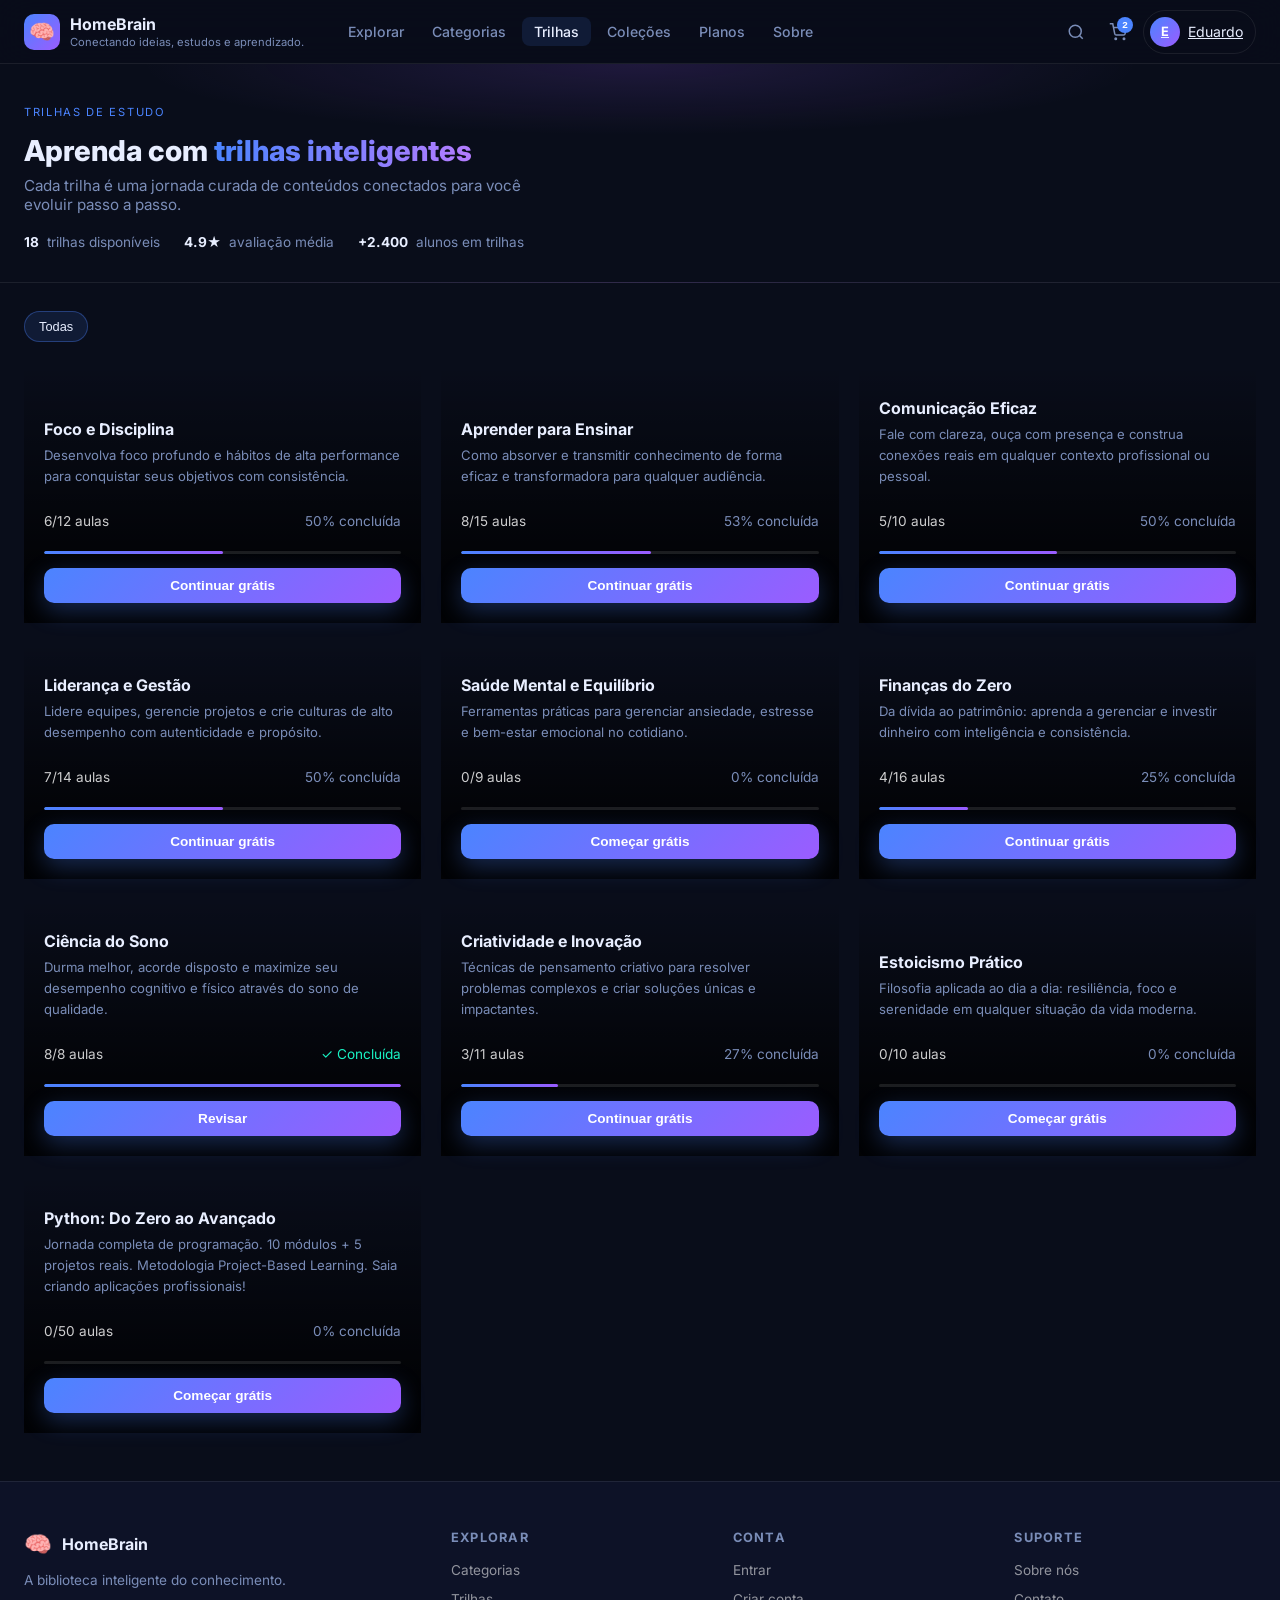
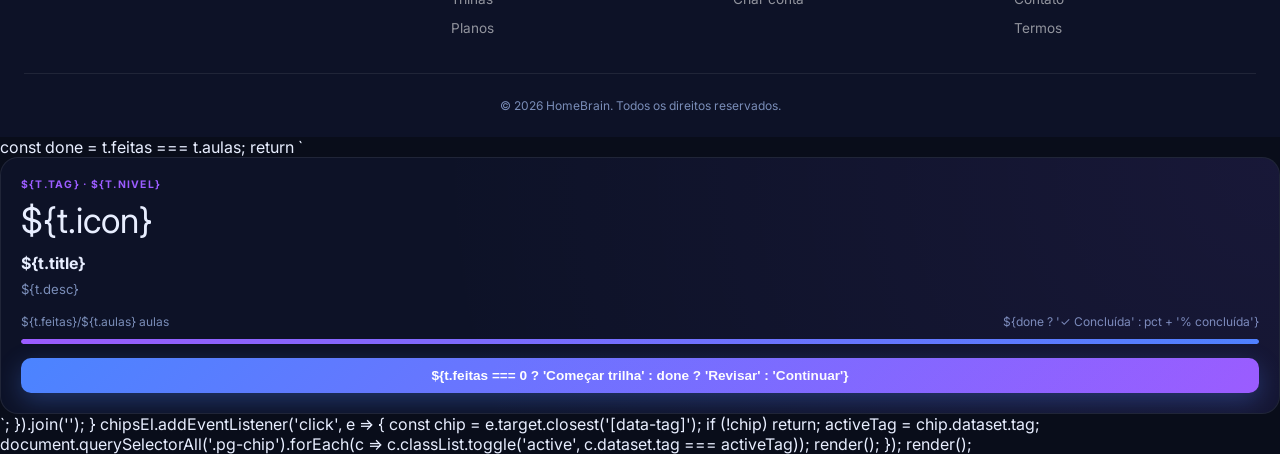
<file: trilhas.html>
<!DOCTYPE html>
<html lang="pt-BR">
<head>
  <meta charset="UTF-8"/>
  <meta name="viewport" content="width=device-width, initial-scale=1.0"/>
  <title>HomeBrain | Trilhas de Estudo</title>
  <link rel="preconnect" href="https://fonts.googleapis.com"/>
  <link href="https://fonts.googleapis.com/css2?family=Inter:wght@400;500;600;700;800&display=swap" rel="stylesheet"/>
  <link rel="stylesheet" href="styles.css"/>
  <link rel="stylesheet" href="pages.css"/>
</head>
<body>

  <header class="hb-header">
    <div class="hb-header-inner">
      <a class="hb-logo" href="index.html">
        <div class="hb-logo-mark">🧠</div>
        <div class="hb-logo-text"><strong>HomeBrain</strong><span>Conectando ideias, estudos e aprendizado.</span></div>
      </a>
      <nav class="hb-nav" id="mainNav">
        <a href="index.html">Explorar</a>
        <a href="categorias.html">Categorias</a>
        <a href="trilhas.html">Trilhas</a>
        <a href="index.html">Coleções</a>
        <a href="planos.html">Planos</a>
        <a href="#">Sobre</a>
      </nav>
      <div class="hb-header-right">
        <button class="hb-icon-btn"><svg width="18" height="18" viewBox="0 0 24 24" fill="none" stroke="currentColor" stroke-width="2"><circle cx="11" cy="11" r="8"/><path d="M21 21l-4.35-4.35"/></svg></button>
        <button class="hb-icon-btn hb-cart-btn"><svg width="18" height="18" viewBox="0 0 24 24" fill="none" stroke="currentColor" stroke-width="2"><circle cx="9" cy="21" r="1"/><circle cx="20" cy="21" r="1"/><path d="M1 1h4l2.68 13.39a2 2 0 0 0 2 1.61h9.72a2 2 0 0 0 2-1.61L23 6H6"/></svg><span class="hb-badge">2</span></button>
        <a class="hb-user" href="login.html"><div class="hb-avatar">E</div><span>Eduardo</span></a>
      </div>
    </div>
  </header>

  <main>

    <div class="pg-trails-hero">
      <div class="pg-trails-hero-inner">
        <span class="hb-eyebrow">Trilhas de estudo</span>
        <h1>Aprenda com <span class="hb-grad">trilhas inteligentes</span></h1>
        <p>Cada trilha é uma jornada curada de conteúdos conectados para você evoluir passo a passo.</p>
        <div class="pg-trail-stats">
          <div class="pg-trail-stat"><strong>18</strong> trilhas disponíveis</div>
          <div class="pg-trail-stat"><strong>4.9★</strong> avaliação média</div>
          <div class="pg-trail-stat"><strong>+2.400</strong> alunos em trilhas</div>
        </div>
      </div>
    </div>

    <div class="pg-trails-layout">

      <!-- Filter chips -->
      <div style="display:flex;gap:10px;flex-wrap:wrap;margin-bottom:24px" id="trailChips"></div>

      <!-- Trails grid -->
      <div class="pg-trails-grid2" id="trailsGrid2"></div>

    </div>

  </main>

  <footer class="hb-footer">
    <div class="hb-footer-inner">
      <div class="hb-footer-brand">
        <a class="hb-footer-logo" href="index.html"><span style="font-size:1.4rem">🧠</span><strong>HomeBrain</strong></a>
        <p>A biblioteca inteligente do conhecimento.</p>
      </div>
      <div class="hb-footer-col"><h4>Explorar</h4><ul><li><a href="categorias.html">Categorias</a></li><li><a href="trilhas.html">Trilhas</a></li><li><a href="planos.html">Planos</a></li></ul></div>
      <div class="hb-footer-col"><h4>Conta</h4><ul><li><a href="login.html">Entrar</a></li><li><a href="login.html">Criar conta</a></li></ul></div>
      <div class="hb-footer-col"><h4>Suporte</h4><ul><li><a href="#">Sobre nós</a></li><li><a href="#">Contato</a></li><li><a href="#">Termos</a></li></ul></div>
    </div>
    <div class="hb-footer-copy">© 2026 HomeBrain. Todos os direitos reservados.</div>
  </footer>

  <script src="content.js?v=20260728"></script>
  <script>
    // Aguarda o content.js estar carregado
    (function init() {
      if (!window.HB || !window.HB.content) {
        return requestAnimationFrame(init);
      }
      run();
    })();

    function run() {
      const { trails } = window.HB.content;

      document.querySelectorAll('#mainNav a').forEach(a => {
        if (a.getAttribute('href') === 'trilhas.html') a.classList.add('active');
      });

      // Extrair tags únicas de todas as trilhas
      const tags = ['Todas', ...new Set(trails.flatMap(t => t.tags || []))];
      let activeTag = 'Todas';

      const chipsEl = document.getElementById('trailChips');
      chipsEl.innerHTML = tags.map(t =>
        `<button class="pg-chip${t==='Todas'?' active':''}" data-tag="${t}">${t}</button>`
      ).join('');

      function render() {
        const filtered = activeTag === 'Todas' ? trails : trails.filter(t => (t.tags || []).includes(activeTag));
        document.getElementById('trailsGrid2').innerHTML = filtered.map(t => {
          const pct = Math.round((t.completed / t.lessons) * 100);
          const done = pct === 100;
          return `
            <article class="hb-trail-card2" onclick="window.location='produto.html?id=${t.productIds?.[0] || '#'}'" style="cursor:pointer;background-image:url('${t.image}');background-size:cover;background-position:center">
              <div class="hb-trail-overlay2" style="background:linear-gradient(180deg,transparent 0%,rgba(0,0,0,0.85) 85%);padding:20px;display:flex;flex-direction:column;justify-content:flex-end;height:100%">
                <div style="display:flex;gap:8px;margin-bottom:12px">
                  ${(t.tags || []).slice(0,2).map(tag => `<span style="font-size:0.7rem;background:rgba(75,132,255,0.5);padding:3px 8px;border-radius:3px">${tag}</span>`).join('')}
                </div>
                <div class="pg-trail-title2">${t.title}</div>
                <div class="pg-trail-desc">${t.description || t.desc || ''}</div>
                <div class="pg-trail-meta" style="display:flex;justify-content:space-between;font-size:0.85rem;margin-top:12px;color:rgba(255,255,255,0.8)">
                  <span>${t.completed}/${t.lessons} aulas</span>
                  <span style="color:${done?'#19f2c4':'var(--muted)'}">${done ? '✓ Concluída' : pct + '% concluída'}</span>
                </div>
                <div class="pg-trail-bar2" style="margin-top:12px;height:3px;background:rgba(255,255,255,0.1);border-radius:2px">
                  <div class="pg-trail-prog" style="width:${pct}%;height:100%;background:linear-gradient(90deg,var(--primary),var(--secondary));border-radius:2px"></div>
                </div>
                <button class="hb-btn hb-btn-primary" style="width:100%;margin-top:14px;border-radius:10px;padding:10px;font-size:.85rem;justify-content:center" onclick="event.stopPropagation();window.location='produto.html?id=${t.productIds?.[0] || '#'}'">
                  ${t.completed === 0 ? 'Começar grátis' : done ? 'Revisar' : 'Continuar grátis'}
                </button>
              </div>
            </article>
          `;
        }).join('');
      }

      chipsEl.addEventListener('click', e => {
        const chip = e.target.closest('[data-tag]');
        if (!chip) return;
        activeTag = chip.dataset.tag;
        document.querySelectorAll('.pg-chip').forEach(c => c.classList.toggle('active', c.dataset.tag === activeTag));
        render();
      });

      render();
    }
  </script>
        const done = t.feitas === t.aulas;
        return `
          <article class="pg-trail-card2">
            <div class="pg-trail-badge">${t.tag} · ${t.nivel}</div>
            <div class="pg-trail-icon2">${t.icon}</div>
            <div class="pg-trail-title2">${t.title}</div>
            <div class="pg-trail-desc">${t.desc}</div>
            <div class="pg-trail-meta">
              <span>${t.feitas}/${t.aulas} aulas</span>
              <span style="color:${done?'#19f2c4':'var(--muted)'}">${done ? '✓ Concluída' : pct + '% concluída'}</span>
            </div>
            <div class="pg-trail-bar2">
              <div class="pg-trail-prog" style="width:${pct}%"></div>
            </div>
            <button class="hb-btn hb-btn-primary" style="width:100%;margin-top:14px;border-radius:10px;padding:10px;font-size:.85rem;justify-content:center" onclick="window.location='produto.html'">
              ${t.feitas === 0 ? 'Começar trilha' : done ? 'Revisar' : 'Continuar'}
            </button>
          </article>
        `;
      }).join('');
    }

    chipsEl.addEventListener('click', e => {
      const chip = e.target.closest('[data-tag]');
      if (!chip) return;
      activeTag = chip.dataset.tag;
      document.querySelectorAll('.pg-chip').forEach(c => c.classList.toggle('active', c.dataset.tag === activeTag));
      render();
    });

    render();
  </script>
</body>
</html>
</file>
<file: styles.css>
:root {
  --bg: #090d1a;
  --bg2: #0d1227;
  --panel: rgba(13,18,39,0.92);
  --border: rgba(255,255,255,0.08);
  --text: #e8eeff;
  --muted: #7a8db8;
  --primary: #4B84FF;
  --secondary: #9B5CFF;
  --accent: #19f2c4;
  --radius-card: 14px;
}
*, *::before, *::after { box-sizing: border-box; margin: 0; padding: 0; }

body {
  font-family: "Inter", system-ui, sans-serif;
  background: var(--bg);
  color: var(--text);
  min-height: 100vh;
  overflow-x: hidden;
}

/* ── SCROLLBAR ── */
::-webkit-scrollbar { width: 6px; }
::-webkit-scrollbar-track { background: var(--bg2); }
::-webkit-scrollbar-thumb { background: rgba(75,132,255,0.4); border-radius: 99px; }

/* ── HEADER ── */
.hb-header {
  position: sticky; top: 0; z-index: 100;
  background: rgba(9,13,26,0.92);
  backdrop-filter: blur(18px);
  border-bottom: 1px solid var(--border);
  height: 64px;
}
.hb-header-inner {
  max-width: 1380px; margin: 0 auto;
  height: 100%; display: flex; align-items: center;
  gap: 32px; padding: 0 24px;
}
.hb-logo {
  display: flex; align-items: center; gap: 10px;
  text-decoration: none; color: var(--text); flex-shrink: 0;
}
.hb-logo-text strong { display: block; font-size: 1rem; font-weight: 700; }
.hb-logo-text span { display: block; font-size: 0.7rem; color: var(--muted); margin-top: 1px; }
.hb-logo-svg { flex-shrink: 0; }

.hb-nav {
  display: flex; align-items: center; gap: 4px;
  list-style: none; flex: 1;
}
.hb-nav a {
  display: inline-flex; align-items: center; gap: 3px;
  color: var(--muted); text-decoration: none;
  font-size: 0.88rem; font-weight: 500;
  padding: 6px 12px; border-radius: 8px;
  transition: color 0.18s, background 0.18s;
}
.hb-nav a:hover { color: var(--text); background: rgba(255,255,255,0.06); }

.hb-header-right { display: flex; align-items: center; gap: 8px; margin-left: auto; }
.hb-icon-btn {
  background: none; border: none; color: var(--muted); cursor: pointer;
  padding: 8px; border-radius: 10px; display: grid; place-items: center;
  transition: color 0.18s, background 0.18s;
}
.hb-icon-btn:hover { color: var(--text); background: rgba(255,255,255,0.07); }
.hb-cart-btn { position: relative; }
.hb-badge {
  position: absolute; top: 2px; right: 2px;
  width: 16px; height: 16px; border-radius: 50%;
  background: var(--primary); color: white;
  font-size: 0.62rem; font-weight: 700;
  display: grid; place-items: center;
}
.hb-user {
  display: flex; align-items: center; gap: 8px;
  padding: 6px 12px 6px 6px;
  border-radius: 999px; border: 1px solid var(--border);
  cursor: pointer; font-size: 0.88rem; color: var(--text);
  transition: background 0.18s;
}
.hb-user:hover { background: rgba(255,255,255,0.06); }
.hb-avatar {
  width: 30px; height: 30px; border-radius: 50%;
  background: linear-gradient(135deg,var(--primary),var(--secondary));
  display: grid; place-items: center;
  font-size: 0.8rem; font-weight: 700; color: white;
}

/* ── HERO ── */
.hb-hero {
  background:
    radial-gradient(ellipse 70% 60% at 50% 0%, rgba(75,132,255,0.14) 0%, transparent 70%),
    var(--bg);
  border-bottom: 1px solid var(--border);
  padding: 28px 0 32px;
}
.hb-hero-inner {
  max-width: 1380px; margin: 0 auto; padding: 0 24px;
  display: grid;
  grid-template-columns: 360px 1fr 300px;
  gap: 24px; align-items: center;
}

/* Hero Left */
.hb-eyebrow {
  display: inline-block;
  font-size: 0.7rem; letter-spacing: 0.15em; text-transform: uppercase;
  color: var(--primary); margin-bottom: 14px;
}
.hb-hero-left h1 {
  font-size: clamp(1.9rem, 3vw, 2.7rem);
  font-weight: 800; line-height: 1.12;
  margin-bottom: 14px;
}
.hb-hero-left h1 em { font-style: normal; }
.hb-grad {
  background: linear-gradient(90deg, #4B84FF, #B47CFF);
  -webkit-background-clip: text; background-clip: text;
  -webkit-text-fill-color: transparent;
}
.hb-hero-left p {
  color: var(--muted); line-height: 1.7; font-size: 0.95rem; margin-bottom: 22px;
}
.hb-hero-btns { display: flex; flex-wrap: wrap; gap: 10px; margin-bottom: 20px; }
.hb-btn {
  display: inline-flex; align-items: center; gap: 7px;
  padding: 11px 20px; border-radius: 999px;
  font-size: 0.9rem; font-weight: 600; cursor: pointer;
  text-decoration: none; border: none;
  transition: transform 0.18s, box-shadow 0.18s;
}
.hb-btn:hover { transform: translateY(-2px); }
.hb-btn-primary {
  background: linear-gradient(135deg, var(--primary), var(--secondary));
  color: white;
  box-shadow: 0 8px 24px rgba(75,132,255,0.3);
}
.hb-btn-primary:hover { box-shadow: 0 12px 32px rgba(75,132,255,0.45); }
.hb-btn-outline {
  background: rgba(255,255,255,0.05);
  color: var(--text);
  border: 1px solid rgba(255,255,255,0.15);
}
.hb-btn-outline:hover { background: rgba(255,255,255,0.1); }

.hb-hero-search {
  display: flex; align-items: center; gap: 10px;
  background: rgba(255,255,255,0.06);
  border: 1px solid rgba(255,255,255,0.1);
  border-radius: 12px; padding: 10px 12px;
  cursor: text;
}
.hb-hero-search svg { color: var(--muted); flex-shrink: 0; }
.hb-hero-search input {
  flex: 1; background: none; border: none; outline: none;
  color: var(--text); font-size: 0.88rem; font-family: inherit;
}
.hb-hero-search input::placeholder { color: var(--muted); }
.hb-hero-search button {
  background: none; border: none; cursor: pointer;
  color: var(--muted); display: grid; place-items: center;
  padding: 4px; border-radius: 6px;
  transition: color 0.18s;
}
.hb-hero-search button:hover { color: var(--text); }

/* Hero Brain */
.hb-hero-brain {
  position: relative;
  aspect-ratio: 1;
  max-height: 440px;
  display: flex; align-items: center; justify-content: center;
}
#brainCanvas {
  width: 100%; height: 100%;
  border-radius: 50%;
  display: block;
}
.hb-blabel {
  position: absolute;
  display: flex; flex-direction: column; align-items: center; gap: 2px;
  font-size: 0.78rem; font-weight: 600; color: var(--text);
  text-align: center; pointer-events: none;
}
.hb-blabel-icon {
  width: 36px; height: 36px; border-radius: 50%;
  background: rgba(13,18,39,0.85);
  border: 1px solid rgba(75,132,255,0.35);
  display: grid; place-items: center;
  color: var(--primary);
  backdrop-filter: blur(8px);
  margin-bottom: 3px;
}
.hb-blabel span { font-size: 0.8rem; font-weight: 600; }
.hb-blabel small { font-size: 0.66rem; color: var(--muted); font-weight: 400; }

.hb-blabel-aprenda { top: 2%; left: 50%; transform: translateX(-50%); }
.hb-blabel-ouca    { top: 8%; right: 4%; }
.hb-blabel-explore { top: 50%; left: -2%; transform: translateY(-50%); }
.hb-blabel-evolua  { top: 8%; left: 4%; }
.hb-blabel-conecte { bottom: 4%; left: 50%; transform: translateX(-50%); }

/* Hero Features */
.hb-hero-features {
  background: rgba(13,18,39,0.85);
  border: 1px solid var(--border);
  border-radius: 20px;
  padding: 20px 18px;
  display: flex; flex-direction: column; gap: 4px;
  backdrop-filter: blur(12px);
}
.hb-feat {
  display: flex; align-items: center; gap: 12px;
  padding: 10px 8px; border-radius: 12px;
  transition: background 0.18s;
}
.hb-feat:hover { background: rgba(255,255,255,0.04); }
.hb-feat-icon {
  width: 36px; height: 36px; border-radius: 10px; flex-shrink: 0;
  display: grid; place-items: center;
}
.hb-feat div { display: flex; flex-direction: column; gap: 2px; }
.hb-feat strong { font-size: 0.85rem; font-weight: 600; }
.hb-feat small { font-size: 0.72rem; color: var(--muted); }

/* ── LAYOUT ── */
.hb-layout {
  max-width: 1380px; margin: 0 auto; padding: 28px 24px;
  display: grid;
  grid-template-columns: 1fr 280px;
  gap: 24px; align-items: start;
}
.hb-main { display: flex; flex-direction: column; gap: 32px; }

/* ── SECTIONS ── */
.hb-section {}
.hb-section-head {
  display: flex; align-items: center; justify-content: space-between;
  margin-bottom: 16px;
}
.hb-section-head h2 {
  font-size: 1.15rem; font-weight: 700;
  display: flex; align-items: center; gap: 6px;
}
.hb-section-head h3 { font-size: 1rem; font-weight: 700; }
.hb-section-head a {
  color: var(--primary); font-size: 0.82rem; text-decoration: none; font-weight: 500;
  display: inline-flex; align-items: center; gap: 4px;
  transition: gap 0.18s;
}
.hb-section-head a:hover { gap: 7px; }
.hb-fire { font-size: 1.1rem; }

/* ── PRODUCTS ── */
.hb-products-wrap { position: relative; }
.hb-products-row {
  display: flex; gap: 14px;
  overflow-x: auto; scroll-behavior: smooth;
  padding-bottom: 8px;
  scrollbar-width: none;
}
.hb-products-row::-webkit-scrollbar { display: none; }
.hb-arrow-btn {
  position: absolute; right: -14px; top: 50%; transform: translateY(-50%);
  width: 36px; height: 36px; border-radius: 50%;
  background: rgba(13,18,39,0.95);
  border: 1px solid rgba(255,255,255,0.12);
  color: var(--text); cursor: pointer;
  display: grid; place-items: center;
  box-shadow: 0 4px 20px rgba(0,0,0,0.5);
  transition: background 0.18s, transform 0.18s;
}
.hb-arrow-btn:hover { background: var(--primary); transform: translateY(-50%) scale(1.08); }

.hb-product-card {
  flex: 0 0 170px;
  border-radius: var(--radius-card);
  overflow: hidden;
  background: var(--bg2);
  border: 1px solid var(--border);
  cursor: pointer;
  transition: transform 0.2s, box-shadow 0.2s;
}
.hb-product-card:hover {
  transform: translateY(-4px);
  box-shadow: 0 16px 40px rgba(0,0,0,0.5);
}
.hb-product-thumb {
  height: 155px; position: relative; overflow: hidden;
  display: flex; align-items: center; justify-content: center;
  background-size: cover; background-position: center;
  background-color: rgba(13,18,39,0.6);
}
.hb-type-badge {
  position: absolute; top: 8px; right: 8px;
  padding: 4px 10px; border-radius: 999px;
  background: rgba(75,132,255,0.9); color: white;
  font-size: 0.65rem; font-weight: 700; backdrop-filter: blur(8px);
  z-index: 2;
}
.hb-product-thumb-icon {
  font-size: 3.4rem;
  filter: drop-shadow(0 0 18px rgba(255,255,255,0.35));
  position: relative; z-index: 1;
}
.hb-product-thumb::after {
  content: '';
  position: absolute; inset: 0;
  background: linear-gradient(180deg, transparent 40%, rgba(0,0,0,0.55) 100%);
}
.hb-product-body { padding: 10px; }
.hb-product-title { font-size: 0.82rem; font-weight: 700; margin-bottom: 4px; line-height: 1.35; }
.hb-product-desc {
  font-size: 0.7rem; color: var(--muted); line-height: 1.5; margin-bottom: 8px;
  display: -webkit-box; -webkit-line-clamp: 2; -webkit-box-orient: vertical; overflow: hidden;
}
.hb-stars { display: flex; gap: 2px; margin-bottom: 6px; }
.hb-star { font-size: 0.7rem; color: #F7B731; }
.hb-star.empty { color: rgba(255,255,255,0.15); }
.hb-reviews { font-size: 0.65rem; color: var(--muted); margin-left: 4px; }
.hb-price { font-size: 0.85rem; font-weight: 700; color: var(--text); margin-bottom: 8px; }
.hb-buy-btn {
  width: 100%; border: none; border-radius: 8px;
  background: linear-gradient(135deg, var(--primary), var(--secondary));
  color: white; font-size: 0.75rem; font-weight: 600;
  padding: 7px; cursor: pointer;
  transition: opacity 0.18s;
}
.hb-buy-btn:hover { opacity: 0.88; }

/* ── TRAILS ── */
.hb-trails-grid {
  display: grid;
  grid-template-columns: repeat(4, 1fr);
  gap: 14px;
}
.hb-trail-card {
  background: var(--bg2);
  border: 1px solid var(--border);
  border-radius: var(--radius-card);
  padding: 14px;
  cursor: pointer;
  transition: transform 0.18s, border-color 0.18s;
  position: relative; overflow: hidden;
  aspect-ratio: 5/4;
  background-size: cover;
  background-position: center;
  display: flex; flex-direction: column; justify-content: flex-end;
}
.hb-trail-overlay {
  background: linear-gradient(180deg, transparent 40%, rgba(0,0,0,0.85) 100%);
  padding: 14px; border-radius: 8px;
}
.hb-trail-label {
  font-size: 0.62rem; font-weight: 600; letter-spacing: 0.12em;
  text-transform: uppercase; color: var(--primary); margin-bottom: 10px;
}
.hb-trail-icon {
  font-size: 1.8rem; margin-bottom: 10px;
  filter: drop-shadow(0 0 8px rgba(75,132,255,0.4));
}
.hb-trail-title { font-size: 0.9rem; font-weight: 700; margin-bottom: 8px; }
.hb-trail-aulas { font-size: 0.72rem; color: var(--muted); margin-bottom: 8px; }
.hb-trail-bar {
  height: 4px; background: rgba(255,255,255,0.08); border-radius: 2px; overflow: hidden;
}
.hb-trail-progress {
  height: 100%; border-radius: 2px;
  background: linear-gradient(90deg, var(--primary), var(--secondary));
  transition: width 1s ease;
}

/* ── SIDEBAR ── */
.hb-sidebar {
  background: var(--bg2);
  border: 1px solid var(--border);
  border-radius: 20px;
  padding: 18px;
  position: sticky; top: 80px;
}
.hb-cat-list { list-style: none; display: flex; flex-direction: column; gap: 2px; }
.hb-cat-item {
  display: flex; align-items: center; gap: 10px;
  padding: 9px 10px; border-radius: 10px; cursor: pointer;
  transition: background 0.18s;
}
.hb-cat-item:hover { background: rgba(255,255,255,0.05); }
.hb-cat-dot {
  width: 32px; height: 32px; border-radius: 9px; flex-shrink: 0;
  display: grid; place-items: center; font-size: 1rem;
}
.hb-cat-info { flex: 1; }
.hb-cat-name { font-size: 0.82rem; font-weight: 600; }
.hb-cat-count { font-size: 0.7rem; color: var(--muted); }
.hb-cat-arrow { color: var(--muted); }

/* ── STATS ── */
.hb-stats {
  display: grid; grid-template-columns: repeat(4, 1fr);
  background: rgba(13,18,39,0.9);
  border-top: 1px solid var(--border);
  margin-top: 8px;
}
.hb-stat {
  display: flex; align-items: center; gap: 14px;
  padding: 22px 32px;
  border-right: 1px solid var(--border);
}
.hb-stat:last-child { border-right: none; }
.hb-stat-ico { color: var(--primary); flex-shrink: 0; }
.hb-stat strong { display: block; font-size: 1.05rem; font-weight: 700; }
.hb-stat small { font-size: 0.72rem; color: var(--muted); }

/* ── RESPONSIVE ── */
@media (max-width: 1100px) {
  .hb-hero-inner { grid-template-columns: 1fr 1fr; }
  .hb-hero-features { display: none; }
  .hb-layout { grid-template-columns: 1fr; }
  .hb-sidebar { position: static; }
  .hb-trails-grid { grid-template-columns: repeat(2, 1fr); }
}
@media (max-width: 700px) {
  .hb-hero-inner { grid-template-columns: 1fr; }
  .hb-hero-brain { display: none; }
  .hb-stats { grid-template-columns: 1fr 1fr; }
  .hb-stat { border-right: none; border-bottom: 1px solid var(--border); }
  .hb-trails-grid { grid-template-columns: 1fr; }
  .hb-nav { display: none; }
}
</file>
<file: pages.css>
/* =========================================================
   HomeBrain — pages.css
   Styles for all inner pages (produto, categorias, trilhas,
   login, planos) plus shared footer and active-nav state.
========================================================= */

/* ── ACTIVE NAV ── */
.hb-nav a.active {
  color: var(--text);
  background: rgba(75,132,255,0.13);
}

/* ── INNER PAGE LOGO MARK ── */
.hb-logo-mark {
  width: 36px; height: 36px; border-radius: 10px; flex-shrink: 0;
  background: linear-gradient(135deg, #4B84FF, #9B5CFF);
  display: grid; place-items: center; font-size: 1.3rem;
}

/* ── BREADCRUMB ── */
.pg-breadcrumb {
  max-width: 1380px; margin: 0 auto; padding: 14px 24px 0;
  display: flex; align-items: center; gap: 8px;
  font-size: 0.78rem; color: var(--muted);
}
.pg-breadcrumb a { color: var(--muted); text-decoration: none; transition: color .18s; }
.pg-breadcrumb a:hover { color: var(--text); }
.pg-breadcrumb span { color: var(--text); }
.pg-breadcrumb svg { color: rgba(255,255,255,0.25); }

/* ── FOOTER ── */
.hb-footer {
  background: var(--bg2);
  border-top: 1px solid var(--border);
  padding: 48px 24px 24px;
  margin-top: 48px;
}
.hb-footer-inner {
  max-width: 1380px; margin: 0 auto;
  display: grid; grid-template-columns: 1.6fr repeat(3, 1fr);
  gap: 40px; padding-bottom: 36px;
  border-bottom: 1px solid var(--border);
}
.hb-footer-brand p {
  color: var(--muted); font-size: 0.85rem; margin-top: 12px;
  max-width: 280px; line-height: 1.6;
}
.hb-footer-logo {
  display: flex; align-items: center; gap: 10px; text-decoration: none;
  color: var(--text); margin-bottom: 4px;
}
.hb-footer-logo strong { font-size: 1rem; font-weight: 700; }
.hb-footer-col h4 {
  font-size: 0.8rem; font-weight: 700; letter-spacing: 0.1em;
  text-transform: uppercase; color: var(--muted); margin-bottom: 14px;
}
.hb-footer-col ul { list-style: none; display: flex; flex-direction: column; gap: 9px; }
.hb-footer-col a {
  color: rgba(255,255,255,0.55); font-size: 0.85rem; text-decoration: none;
  transition: color .18s;
}
.hb-footer-col a:hover { color: var(--text); }
.hb-footer-copy {
  max-width: 1380px; margin: 24px auto 0;
  font-size: 0.75rem; color: var(--muted); text-align: center;
}

/* ── PRODUTO PAGE ── */
.pg-product-wrap {
  max-width: 1380px; margin: 0 auto; padding: 24px 24px 0;
  display: grid; grid-template-columns: 420px 1fr;
  gap: 32px; align-items: start;
}
.pg-product-cover {
  border-radius: 20px; overflow: hidden;
  aspect-ratio: 3/4; position: relative;
  display: flex; align-items: center; justify-content: center;
  font-size: 6rem;
  box-shadow: 0 24px 60px rgba(0,0,0,0.6);
}
.pg-product-cover::after {
  content: '';
  position: absolute; inset: 0;
  background: linear-gradient(180deg, transparent 50%, rgba(0,0,0,0.45) 100%);
}

/* Audio Player */
.hb-player {
  margin-top: 16px;
  background: rgba(13,18,39,0.95);
  border: 1px solid var(--border);
  border-radius: 18px; padding: 18px;
}
.hb-player-track { font-size: 0.82rem; color: var(--muted); margin-bottom: 10px; }
.hb-player-track strong { display: block; color: var(--text); font-size: 0.92rem; margin-bottom: 2px; }
.hb-player-progress-wrap {
  display: flex; align-items: center; gap: 10px; margin-bottom: 14px;
}
.hb-player-bar {
  flex: 1; height: 5px; background: rgba(255,255,255,0.1);
  border-radius: 3px; cursor: pointer; position: relative;
}
.hb-player-fill {
  height: 100%; border-radius: 3px;
  background: linear-gradient(90deg, var(--primary), var(--secondary));
  width: 0%; transition: width .3s linear;
  pointer-events: none;
}
.hb-player-time { font-size: 0.72rem; color: var(--muted); white-space: nowrap; }
.hb-player-controls {
  display: flex; align-items: center; justify-content: center; gap: 20px; margin-bottom: 12px;
}
.hb-ctrl-btn {
  background: none; border: none; color: var(--muted); cursor: pointer;
  display: grid; place-items: center; border-radius: 50%;
  padding: 6px; transition: color .18s, background .18s;
}
.hb-ctrl-btn:hover { color: var(--text); background: rgba(255,255,255,0.07); }
.hb-play-btn {
  width: 48px; height: 48px; border-radius: 50%;
  background: linear-gradient(135deg, var(--primary), var(--secondary));
  border: none; color: white; cursor: pointer;
  display: grid; place-items: center;
  box-shadow: 0 6px 20px rgba(75,132,255,0.4);
  transition: transform .18s, box-shadow .18s;
}
.hb-play-btn:hover { transform: scale(1.08); box-shadow: 0 8px 28px rgba(75,132,255,0.55); }
.hb-player-footer {
  display: flex; justify-content: space-between; align-items: center;
}
.hb-speed-select {
  background: rgba(255,255,255,0.06); border: 1px solid var(--border);
  color: var(--text); border-radius: 8px; padding: 4px 8px;
  font-size: 0.75rem; cursor: pointer;
}

/* Product Details */
.pg-product-detail { padding-top: 8px; }
.pg-product-detail .pg-cat-badge {
  display: inline-block; padding: 4px 10px; border-radius: 999px;
  background: rgba(75,132,255,0.15); color: var(--primary);
  font-size: 0.72rem; font-weight: 600; margin-bottom: 12px;
}
.pg-product-detail h1 {
  font-size: clamp(1.6rem, 2.5vw, 2.2rem); font-weight: 800;
  line-height: 1.15; margin-bottom: 10px;
}
.pg-author { color: var(--muted); font-size: 0.9rem; margin-bottom: 12px; }
.pg-author strong { color: var(--text); }
.pg-rating-row { display: flex; align-items: center; gap: 10px; margin-bottom: 20px; }
.pg-buy-panel {
  background: rgba(13,18,39,0.9);
  border: 1px solid var(--border);
  border-radius: 18px; padding: 20px; margin-bottom: 24px;
}
.pg-buy-panel .pg-price {
  font-size: 2rem; font-weight: 800; margin-bottom: 4px;
}
.pg-buy-panel .pg-installment { color: var(--muted); font-size: 0.82rem; margin-bottom: 16px; }
.pg-buy-now {
  width: 100%; padding: 14px; border: none; border-radius: 12px;
  background: linear-gradient(135deg, var(--primary), var(--secondary));
  color: white; font-size: 1rem; font-weight: 700; cursor: pointer;
  margin-bottom: 10px; transition: opacity .18s;
}
.pg-buy-now:hover { opacity: 0.9; }
.pg-buy-secondary {
  width: 100%; padding: 12px; border: 1px solid var(--border); border-radius: 12px;
  background: none; color: var(--text); font-size: 0.9rem; cursor: pointer;
  transition: background .18s;
}
.pg-buy-secondary:hover { background: rgba(255,255,255,0.05); }
.pg-buy-features { list-style: none; margin-top: 16px; display: flex; flex-direction: column; gap: 7px; }
.pg-buy-features li { display: flex; align-items: center; gap: 8px; font-size: 0.8rem; color: var(--muted); }
.pg-buy-features li svg { color: var(--accent); flex-shrink: 0; }

/* Tabs */
.pg-tabs { max-width: 1380px; margin: 32px auto 0; padding: 0 24px; }
.pg-tab-nav {
  display: flex; gap: 0; border-bottom: 1px solid var(--border); margin-bottom: 24px;
}
.pg-tab-btn {
  padding: 12px 20px; background: none; border: none; border-bottom: 2px solid transparent;
  color: var(--muted); font-size: 0.9rem; font-weight: 600; cursor: pointer;
  margin-bottom: -1px; transition: color .18s, border-color .18s;
}
.pg-tab-btn.active { color: var(--primary); border-bottom-color: var(--primary); }
.pg-tab-content { display: none; }
.pg-tab-content.active { display: block; }
.pg-description { color: rgba(255,255,255,0.75); line-height: 1.8; font-size: 0.95rem; max-width: 780px; }
.pg-chapter-list { list-style: none; display: flex; flex-direction: column; gap: 8px; }
.pg-chapter-item {
  display: flex; align-items: center; gap: 14px;
  padding: 12px 16px; border-radius: 12px;
  background: rgba(255,255,255,0.03); border: 1px solid var(--border);
  transition: background .18s; cursor: pointer;
}
.pg-chapter-item:hover { background: rgba(75,132,255,0.08); border-color: rgba(75,132,255,0.2); }
.pg-chapter-num { font-size: 0.75rem; color: var(--muted); width: 24px; text-align: center; }
.pg-chapter-title { flex: 1; font-size: 0.88rem; }
.pg-chapter-dur { font-size: 0.75rem; color: var(--muted); }
.pg-chapter-play { color: var(--primary); }
.pg-review-list { display: flex; flex-direction: column; gap: 16px; }
.pg-review {
  background: rgba(255,255,255,0.03); border: 1px solid var(--border);
  border-radius: 14px; padding: 16px;
}
.pg-review-header { display: flex; align-items: center; gap: 10px; margin-bottom: 8px; }
.pg-reviewer-av {
  width: 36px; height: 36px; border-radius: 50%;
  background: linear-gradient(135deg, var(--primary), var(--secondary));
  display: grid; place-items: center; font-weight: 700; font-size: 0.9rem; color: white;
}
.pg-reviewer-name { font-weight: 600; font-size: 0.88rem; }
.pg-reviewer-date { font-size: 0.72rem; color: var(--muted); }
.pg-review-text { font-size: 0.85rem; color: rgba(255,255,255,0.7); line-height: 1.7; }

/* Related */
.pg-related { max-width: 1380px; margin: 40px auto 0; padding: 0 24px; }
.pg-related-grid { display: grid; grid-template-columns: repeat(4, 1fr); gap: 14px; margin-top: 16px; }

/* ── CATEGORIAS PAGE ── */
.pg-cat-hero {
  background: radial-gradient(ellipse 70% 50% at 50% 0%, rgba(75,132,255,0.12), transparent 70%), var(--bg);
  padding: 32px 24px 28px;
  border-bottom: 1px solid var(--border);
}
.pg-cat-hero-inner { max-width: 1380px; margin: 0 auto; }
.pg-cat-hero h1 { font-size: 1.8rem; font-weight: 800; margin-bottom: 6px; }
.pg-cat-hero p { color: var(--muted); font-size: 0.95rem; margin-bottom: 20px; }
.pg-cat-search {
  display: flex; align-items: center; gap: 10px;
  background: rgba(255,255,255,0.06); border: 1px solid rgba(255,255,255,0.1);
  border-radius: 12px; padding: 12px 16px; max-width: 540px;
}
.pg-cat-search input {
  flex: 1; background: none; border: none; outline: none;
  color: var(--text); font-size: 0.9rem; font-family: inherit;
}
.pg-cat-search input::placeholder { color: var(--muted); }
.pg-cat-layout {
  max-width: 1380px; margin: 28px auto; padding: 0 24px;
  display: grid; grid-template-columns: 240px 1fr; gap: 24px; align-items: start;
}
.pg-cat-sidebar {
  background: var(--bg2); border: 1px solid var(--border);
  border-radius: 18px; padding: 18px; position: sticky; top: 80px;
}
.pg-cat-sidebar h3 { font-size: 0.85rem; font-weight: 700; margin-bottom: 14px; color: var(--muted); text-transform: uppercase; letter-spacing: 0.1em; }
.pg-cat-sidebar-list { list-style: none; display: flex; flex-direction: column; gap: 2px; }
.pg-cat-sidebar-item {
  display: flex; align-items: center; justify-content: space-between;
  padding: 9px 10px; border-radius: 10px; cursor: pointer; font-size: 0.85rem;
  transition: background .18s; color: var(--muted);
}
.pg-cat-sidebar-item:hover, .pg-cat-sidebar-item.active { background: rgba(75,132,255,0.1); color: var(--text); }
.pg-cat-sidebar-item .count { font-size: 0.72rem; background: rgba(255,255,255,0.07); padding: 2px 7px; border-radius: 999px; }
.pg-filter-chips { display: flex; flex-wrap: wrap; gap: 8px; margin-bottom: 20px; }
.pg-chip {
  padding: 7px 14px; border-radius: 999px; border: 1px solid var(--border);
  background: rgba(255,255,255,0.04); color: var(--muted);
  font-size: 0.8rem; cursor: pointer; transition: all .18s;
}
.pg-chip.active, .pg-chip:hover {
  background: rgba(75,132,255,0.12); color: var(--text);
  border-color: rgba(75,132,255,0.35);
}
.pg-grid { display: grid; grid-template-columns: repeat(3, 1fr); gap: 16px; }
.pg-grid-card {
  border-radius: 14px; overflow: hidden;
  background: var(--bg2); border: 1px solid var(--border);
  cursor: pointer; transition: transform .2s, box-shadow .2s;
}
.pg-grid-card:hover { transform: translateY(-4px); box-shadow: 0 16px 40px rgba(0,0,0,.5); }
.pg-grid-card:hover .pg-grid-thumb { filter: brightness(1.15); }
.pg-grid-thumb {
  height: 140px; display: flex; align-items: center; justify-content: center;
  font-size: 3rem; transition: filter .2s;
}
.pg-grid-body { padding: 12px; }
.pg-grid-cat { font-size: 0.68rem; color: var(--primary); font-weight: 600; text-transform: uppercase; letter-spacing: .1em; margin-bottom: 5px; }
.pg-grid-title { font-size: 0.88rem; font-weight: 700; margin-bottom: 5px; }
.pg-grid-price { font-size: 0.85rem; font-weight: 700; margin-bottom: 8px; }
.pg-grid-btn {
  width: 100%; padding: 8px; border: none; border-radius: 8px;
  background: linear-gradient(135deg, var(--primary), var(--secondary));
  color: white; font-size: 0.78rem; font-weight: 600; cursor: pointer;
}

/* ── TRILHAS PAGE ── */
.pg-trails-hero {
  background: radial-gradient(ellipse 60% 50% at 50% 0%, rgba(155,92,255,0.15), transparent 65%), var(--bg);
  padding: 36px 24px 32px; border-bottom: 1px solid var(--border);
}
.pg-trails-hero-inner { max-width: 1380px; margin: 0 auto; }
.pg-trails-hero h1 { font-size: 1.8rem; font-weight: 800; margin-bottom: 8px; }
.pg-trails-hero p { color: var(--muted); font-size: 0.95rem; max-width: 500px; }
.pg-trail-stats { display: flex; gap: 24px; margin-top: 20px; }
.pg-trail-stat { display: flex; align-items: center; gap: 8px; font-size: 0.85rem; color: var(--muted); }
.pg-trail-stat strong { color: var(--text); font-weight: 700; }
.pg-trails-layout { max-width: 1380px; margin: 28px auto; padding: 0 24px; }
.pg-trails-grid2 { display: grid; grid-template-columns: repeat(3, 1fr); gap: 20px; }
.pg-trail-card2 {
  background: var(--bg2); border: 1px solid var(--border);
  border-radius: 18px; padding: 20px; cursor: pointer;
  transition: transform .2s, border-color .2s;
  position: relative; overflow: hidden;
}
.pg-trail-card2::before {
  content: ''; position: absolute; inset: 0;
  background: radial-gradient(circle at top right, rgba(155,92,255,0.08), transparent 65%);
}
.pg-trail-card2:hover { transform: translateY(-4px); border-color: rgba(155,92,255,0.3); }
.pg-trail-icon2 { font-size: 2.2rem; margin-bottom: 12px; }
.pg-trail-badge { font-size: 0.65rem; font-weight: 700; letter-spacing: .12em; text-transform: uppercase; color: var(--secondary); margin-bottom: 8px; }
.pg-trail-title2 { font-size: 1rem; font-weight: 700; margin-bottom: 6px; }
.pg-trail-desc { font-size: 0.82rem; color: var(--muted); line-height: 1.6; margin-bottom: 14px; }
.pg-trail-meta { display: flex; justify-content: space-between; font-size: 0.75rem; color: var(--muted); margin-bottom: 10px; }
.pg-trail-bar2 { height: 5px; background: rgba(255,255,255,0.07); border-radius: 3px; overflow: hidden; }
.pg-trail-prog { height: 100%; border-radius: 3px; background: linear-gradient(90deg, var(--secondary), var(--primary)); }

/* ── LOGIN PAGE ── */
.pg-auth-wrap {
  min-height: calc(100vh - 64px);
  display: grid; grid-template-columns: 1fr 1fr; align-items: stretch;
}
.pg-auth-left {
  background:
    radial-gradient(ellipse 80% 60% at 30% 40%, rgba(75,132,255,0.18), transparent 60%),
    radial-gradient(ellipse 60% 50% at 70% 70%, rgba(155,92,255,0.15), transparent 60%),
    var(--bg2);
  display: flex; flex-direction: column; align-items: center; justify-content: center;
  padding: 48px; border-right: 1px solid var(--border);
}
.pg-auth-left-brand { text-align: center; }
.pg-auth-left-brand .big-icon { font-size: 5rem; margin-bottom: 16px; filter: drop-shadow(0 0 30px rgba(75,132,255,0.4)); }
.pg-auth-left-brand h2 { font-size: 1.8rem; font-weight: 800; margin-bottom: 8px; }
.pg-auth-left-brand p { color: var(--muted); font-size: 0.95rem; max-width: 320px; line-height: 1.7; }
.pg-auth-perks { list-style: none; margin-top: 28px; display: flex; flex-direction: column; gap: 12px; text-align: left; }
.pg-auth-perk { display: flex; align-items: center; gap: 10px; font-size: 0.88rem; color: rgba(255,255,255,0.8); }
.pg-auth-perk svg { color: var(--accent); flex-shrink: 0; }
.pg-auth-right {
  display: flex; align-items: center; justify-content: center; padding: 48px;
}
.pg-auth-card { width: 100%; max-width: 400px; }
.pg-auth-card h3 { font-size: 1.4rem; font-weight: 800; margin-bottom: 6px; }
.pg-auth-card .pg-auth-sub { color: var(--muted); font-size: 0.88rem; margin-bottom: 24px; }
.pg-auth-tabs { display: flex; gap: 0; border-bottom: 1px solid var(--border); margin-bottom: 24px; }
.pg-auth-tab {
  padding: 10px 20px; background: none; border: none;
  border-bottom: 2px solid transparent; margin-bottom: -1px;
  color: var(--muted); font-size: 0.9rem; font-weight: 600; cursor: pointer;
  transition: color .18s, border-color .18s;
}
.pg-auth-tab.active { color: var(--primary); border-bottom-color: var(--primary); }
.pg-form { display: flex; flex-direction: column; gap: 14px; }
.pg-form-group { display: flex; flex-direction: column; gap: 6px; }
.pg-form-group label { font-size: 0.82rem; font-weight: 600; color: rgba(255,255,255,0.7); }
.pg-form-input {
  padding: 11px 14px; border-radius: 10px;
  background: rgba(255,255,255,0.05); border: 1px solid var(--border);
  color: var(--text); font-size: 0.9rem; font-family: inherit; outline: none;
  transition: border-color .18s;
}
.pg-form-input:focus { border-color: rgba(75,132,255,0.5); }
.pg-form-forgot { font-size: 0.78rem; color: var(--primary); text-align: right; text-decoration: none; }
.pg-form-submit {
  padding: 13px; border: none; border-radius: 12px;
  background: linear-gradient(135deg, var(--primary), var(--secondary));
  color: white; font-size: 0.95rem; font-weight: 700; cursor: pointer;
  transition: opacity .18s;
}
.pg-form-submit:hover { opacity: 0.9; }
.pg-auth-divider { text-align: center; color: var(--muted); font-size: 0.78rem; margin: 4px 0; position: relative; }
.pg-auth-divider::before, .pg-auth-divider::after {
  content: ''; position: absolute; top: 50%; width: 42%; height: 1px; background: var(--border);
}
.pg-auth-divider::before { left: 0; }
.pg-auth-divider::after { right: 0; }
.pg-google-btn {
  display: flex; align-items: center; justify-content: center; gap: 10px;
  padding: 12px; border: 1px solid var(--border); border-radius: 12px;
  background: rgba(255,255,255,0.04); color: var(--text);
  font-size: 0.9rem; font-weight: 600; cursor: pointer; text-decoration: none;
  transition: background .18s;
}
.pg-google-btn:hover { background: rgba(255,255,255,0.08); }
.pg-auth-switch { text-align: center; font-size: 0.82rem; color: var(--muted); margin-top: 16px; }
.pg-auth-switch a { color: var(--primary); text-decoration: none; font-weight: 600; }

/* ── PLANOS PAGE ── */
.pg-plans-hero {
  text-align: center; padding: 52px 24px 40px;
  background: radial-gradient(ellipse 60% 50% at 50% 0%, rgba(75,132,255,0.14), transparent 65%);
  border-bottom: 1px solid var(--border);
}
.pg-plans-hero h1 { font-size: 2.2rem; font-weight: 800; margin-bottom: 10px; }
.pg-plans-hero p { color: var(--muted); font-size: 1rem; max-width: 480px; margin: 0 auto 24px; line-height: 1.7; }
.pg-toggle {
  display: inline-flex; background: rgba(255,255,255,0.06); border-radius: 999px; padding: 4px; gap: 4px;
}
.pg-toggle-btn {
  padding: 8px 18px; border-radius: 999px; border: none;
  background: none; color: var(--muted); font-size: 0.85rem; font-weight: 600; cursor: pointer;
  transition: all .18s;
}
.pg-toggle-btn.active { background: var(--primary); color: white; }
.pg-plans-grid {
  max-width: 1100px; margin: 40px auto; padding: 0 24px;
  display: grid; grid-template-columns: repeat(3, 1fr); gap: 20px;
}
.pg-plan-card {
  background: var(--bg2); border: 1px solid var(--border);
  border-radius: 22px; padding: 28px; position: relative; overflow: hidden;
  transition: transform .2s, box-shadow .2s;
}
.pg-plan-card:hover { transform: translateY(-4px); box-shadow: 0 20px 50px rgba(0,0,0,.4); }
.pg-plan-card.featured {
  border-color: rgba(75,132,255,0.4);
  background: linear-gradient(145deg, rgba(13,18,39,.98), rgba(22,30,60,.98));
}
.pg-plan-card.featured::before {
  content: ''; position: absolute; inset: 0;
  background: radial-gradient(circle at top, rgba(75,132,255,0.1), transparent 60%);
  pointer-events: none;
}
.pg-plan-badge {
  display: inline-block; padding: 4px 12px; border-radius: 999px; font-size: 0.72rem;
  font-weight: 700; background: linear-gradient(135deg, var(--primary), var(--secondary));
  color: white; margin-bottom: 16px;
}
.pg-plan-name { font-size: 1.1rem; font-weight: 800; margin-bottom: 8px; }
.pg-plan-price { font-size: 2.4rem; font-weight: 800; margin-bottom: 4px; }
.pg-plan-price span { font-size: 1rem; font-weight: 500; color: var(--muted); }
.pg-plan-period { font-size: 0.8rem; color: var(--muted); margin-bottom: 20px; }
.pg-plan-cta {
  width: 100%; padding: 13px; border: none; border-radius: 12px;
  font-size: 0.95rem; font-weight: 700; cursor: pointer; margin-bottom: 22px;
  transition: opacity .18s;
}
.pg-plan-cta:hover { opacity: 0.88; }
.pg-plan-cta.primary { background: linear-gradient(135deg, var(--primary), var(--secondary)); color: white; }
.pg-plan-cta.outline { background: none; border: 1px solid var(--border); color: var(--text); }
.pg-plan-features { list-style: none; display: flex; flex-direction: column; gap: 10px; }
.pg-plan-feat { display: flex; align-items: flex-start; gap: 10px; font-size: 0.84rem; color: rgba(255,255,255,0.75); }
.pg-plan-feat svg { color: var(--accent); flex-shrink: 0; margin-top: 1px; }
.pg-plan-feat.disabled { color: var(--muted); }
.pg-plan-feat.disabled svg { color: rgba(255,255,255,0.2); }
.pg-faq { max-width: 740px; margin: 48px auto; padding: 0 24px 48px; }
.pg-faq h2 { font-size: 1.4rem; font-weight: 800; margin-bottom: 20px; text-align: center; }
.pg-faq-item {
  border-bottom: 1px solid var(--border); padding: 16px 0; cursor: pointer;
}
.pg-faq-q { display: flex; justify-content: space-between; align-items: center; font-weight: 600; font-size: 0.9rem; }
.pg-faq-q svg { transition: transform .25s; color: var(--muted); flex-shrink: 0; }
.pg-faq-item.open .pg-faq-q svg { transform: rotate(180deg); }
.pg-faq-a { color: var(--muted); font-size: 0.85rem; line-height: 1.7; max-height: 0; overflow: hidden; transition: max-height .3s ease, padding .3s; }
.pg-faq-item.open .pg-faq-a { max-height: 200px; padding-top: 12px; }

/* ── RESPONSIVE ── */
@media (max-width: 900px) {
  .pg-product-wrap { grid-template-columns: 1fr; }
  .pg-cat-layout { grid-template-columns: 1fr; }
  .pg-cat-sidebar { display: none; }
  .pg-plans-grid { grid-template-columns: 1fr; max-width: 420px; }
  .pg-trails-grid2 { grid-template-columns: 1fr 1fr; }
  .pg-related-grid { grid-template-columns: repeat(2, 1fr); }
  .hb-footer-inner { grid-template-columns: 1fr 1fr; }
  .pg-auth-wrap { grid-template-columns: 1fr; }
  .pg-auth-left { display: none; }
  .pg-grid { grid-template-columns: repeat(2, 1fr); }
}
@media (max-width: 600px) {
  .pg-trails-grid2 { grid-template-columns: 1fr; }
  .pg-related-grid { grid-template-columns: 1fr 1fr; }
  .hb-footer-inner { grid-template-columns: 1fr; }
}
</file>
